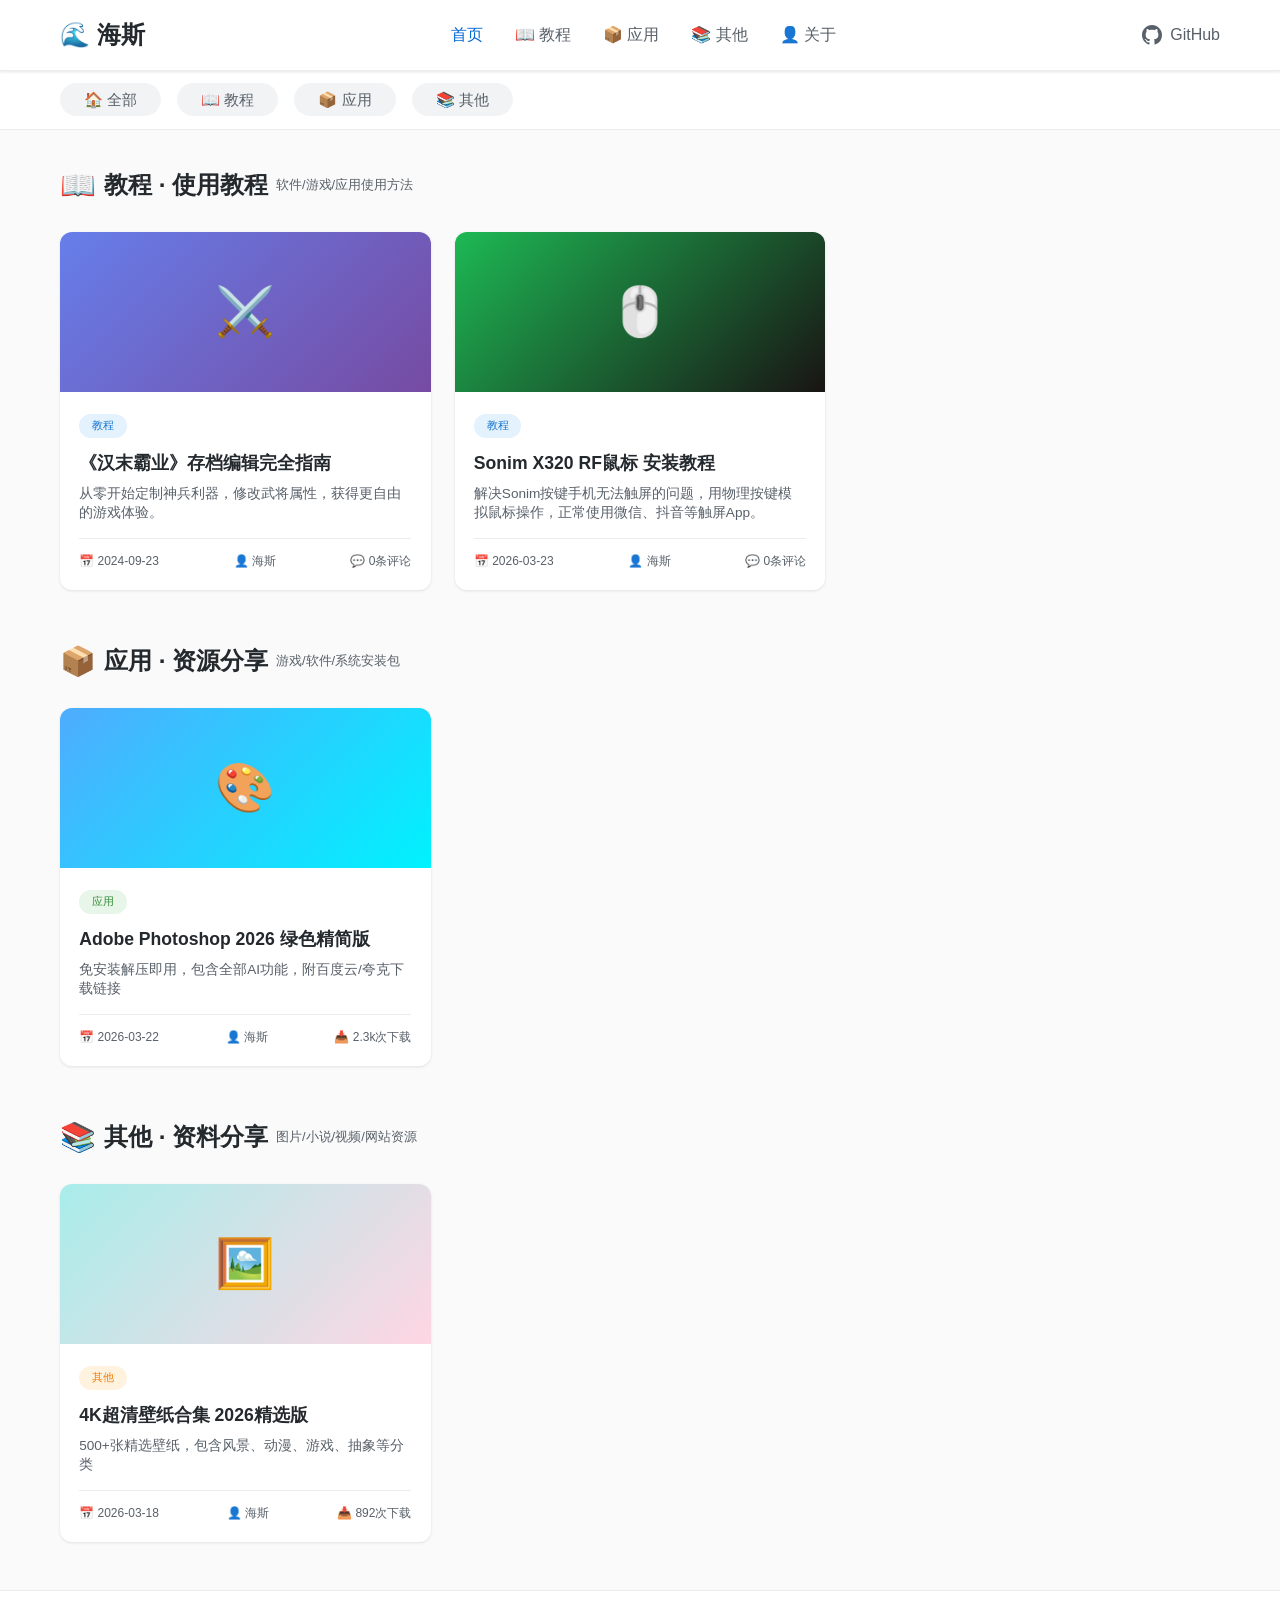
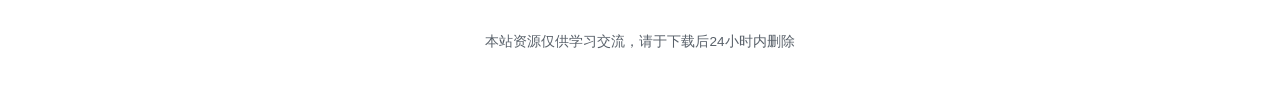
<file: index.html>
<!DOCTYPE html>
<html lang="zh-CN">
<head>
    <meta charset="UTF-8">
    <meta name="viewport" content="width=device-width, initial-scale=1.0">
    <title>海斯 - 教程|应用|其他资料分享</title>
    <meta name="description" content="海斯 - 各种使用教程、应用软件分享、资料资源分享">
    <meta name="keywords" content="教程,应用,软件,游戏,资料分享,百度云盘,夸克网盘">
    <link rel="stylesheet" href="css/style.css">
</head>
<body>
    <header class="header">
        <div class="nav-container">
            <div class="logo">
                <h1><a href="index.html">🌊 海斯</a></h1>
            </div>
            <ul class="nav-menu">
                <li><a href="index.html" class="active">首页</a></li>
                <li><a href="#tutorial">📖 教程</a></li>
                <li><a href="#app">📦 应用</a></li>
                <li><a href="#other">📚 其他</a></li>
                <li><a href="about.html">👤 关于</a></li>
            </ul>
            <div class="user-info">
                <a href="https://github.com/haisi-ai" target="_blank" class="github-link">
                    <svg height="20" viewBox="0 0 16 16" width="20"><path fill="currentColor" d="M8 0C3.58 0 0 3.58 0 8c0 3.54 2.29 6.53 5.47 7.59.4.07.55-.17.55-.38 0-.19-.01-.82-.01-1.49-2.01.37-2.53-.49-2.69-.94-.09-.23-.48-.94-.82-1.13-.28-.15-.68-.52-.01-.53.63-.01 1.08.58 1.23.82.72 1.21 1.87.87 2.33.66.07-.52.28-.87.51-1.07-1.78-.2-3.64-.89-3.64-3.95 0-.87.31-1.59.82-2.15-.08-.2-.36-1.02.08-2.12 0 0 .67-.21 2.2.82.64-.18 1.32-.27 2-.27.68 0 1.36.09 2 .27 1.53-1.04 2.2-.82 2.2-.82.44 1.1.16 1.92.08 2.12.51.56.82 1.27.82 2.15 0 3.07-1.87 3.75-3.65 3.95.29.25.54.73.54 1.48 0 1.07-.01 1.93-.01 2.2 0 .21.15.46.55.38A8.013 8.013 0 0016 8c0-4.42-3.58-8-8-8z"></path></svg>
                    GitHub
                </a>
            </div>
        </div>
    </header>

    <div class="category-bar">
        <ul class="category-list">
            <li><a href="index.html" class="category-tag">🏠 全部</a></li>
            <li><a href="#tutorial" class="category-tag">📖 教程</a></li>
            <li><a href="#app" class="category-tag">📦 应用</a></li>
            <li><a href="#other" class="category-tag">📚 其他</a></li>
        </ul>
    </div>

    <main class="container">
        <!-- 教程区域 - 各种使用教程 -->
        <section id="tutorial">
            <h2 style="margin: 0.5rem 0 1.5rem; display: flex; align-items: center; gap: 0.5rem;">
                <span style="font-size: 1.8rem;">📖</span> 
                <span>教程 · 使用教程</span>
                <span style="font-size: 0.8rem; color: var(--text-light); font-weight: normal;">软件/游戏/应用使用方法</span>
            </h2>
            <div class="posts-grid">
                <a href="tutorial/hanmo-baye-archive-edit.html" class="post-card">
                    <div class="card-image" style="background: linear-gradient(135deg, #667eea 0%, #764ba2 100%);">⚔️</div>
                    <div class="card-content">
                        <span class="card-category tutorial">教程</span>
                        <h3 class="card-title">《汉末霸业》存档编辑完全指南</h3>
                        <p class="card-desc">从零开始定制神兵利器，修改武将属性，获得更自由的游戏体验。</p>
                        <div class="card-meta">
                            <span>📅 2024-09-23</span>
                            <span>👤 海斯</span>
                            <span>💬 0条评论</span>
                        </div>
                    </div>
                </a>
                <a href="tutorial/sonim-x320-rf-mouse.html" class="post-card">
                    <div class="card-image" style="background: linear-gradient(135deg, #1DB954 0%, #191414 100%);">🖱️</div>
                    <div class="card-content">
                        <span class="card-category tutorial">教程</span>
                        <h3 class="card-title">Sonim X320 RF鼠标 安装教程</h3>
                        <p class="card-desc">解决Sonim按键手机无法触屏的问题，用物理按键模拟鼠标操作，正常使用微信、抖音等触屏App。</p>
                        <div class="card-meta">
                            <span>📅 2026-03-23</span>
                            <span>👤 海斯</span>
                            <span>💬 0条评论</span>
                        </div>
                    </div>
                </a>
            </div>
        </section>

        <!-- 应用区域 - 游戏、软件、系统分享 -->
        <section id="app">
            <h2 style="margin: 2rem 0 1.5rem; display: flex; align-items: center; gap: 0.5rem;">
                <span style="font-size: 1.8rem;">📦</span> 
                <span>应用 · 资源分享</span>
                <span style="font-size: 0.8rem; color: var(--text-light); font-weight: normal;">游戏/软件/系统安装包</span>
            </h2>
            <div class="posts-grid">
                <a href="app/photoshop-2026.html" class="post-card">
                    <div class="card-image" style="background: linear-gradient(135deg, #4facfe 0%, #00f2fe 100%);">🎨</div>
                    <div class="card-content">
                        <span class="card-category app">应用</span>
                        <h3 class="card-title">Adobe Photoshop 2026 绿色精简版</h3>
                        <p class="card-desc">免安装解压即用，包含全部AI功能，附百度云/夸克下载链接</p>
                        <div class="card-meta">
                            <span>📅 2026-03-22</span>
                            <span>👤 海斯</span>
                            <span>📥 2.3k次下载</span>
                        </div>
                    </div>
                </a>
            </div>
        </section>

        <!-- 其他区域 - 图片、小说、视频、网站等资料分享 -->
        <section id="other">
            <h2 style="margin: 2rem 0 1.5rem; display: flex; align-items: center; gap: 0.5rem;">
                <span style="font-size: 1.8rem;">📚</span> 
                <span>其他 · 资料分享</span>
                <span style="font-size: 0.8rem; color: var(--text-light); font-weight: normal;">图片/小说/视频/网站资源</span>
            </h2>
            <div class="posts-grid">
                <a href="other/wallpaper-4k.html" class="post-card">
                    <div class="card-image" style="background: linear-gradient(135deg, #a8edea 0%, #fed6e3 100%);">🖼️</div>
                    <div class="card-content">
                        <span class="card-category other">其他</span>
                        <h3 class="card-title">4K超清壁纸合集 2026精选版</h3>
                        <p class="card-desc">500+张精选壁纸，包含风景、动漫、游戏、抽象等分类</p>
                        <div class="card-meta">
                            <span>📅 2026-03-18</span>
                            <span>👤 海斯</span>
                            <span>📥 892次下载</span>
                        </div>
                    </div>
                </a>
            </div>
        </section>
    </main>

    <footer class="footer">
        <p style="margin-top: 0.5rem;">本站资源仅供学习交流，请于下载后24小时内删除</p>
    </footer>
</body>
</html>
</file>
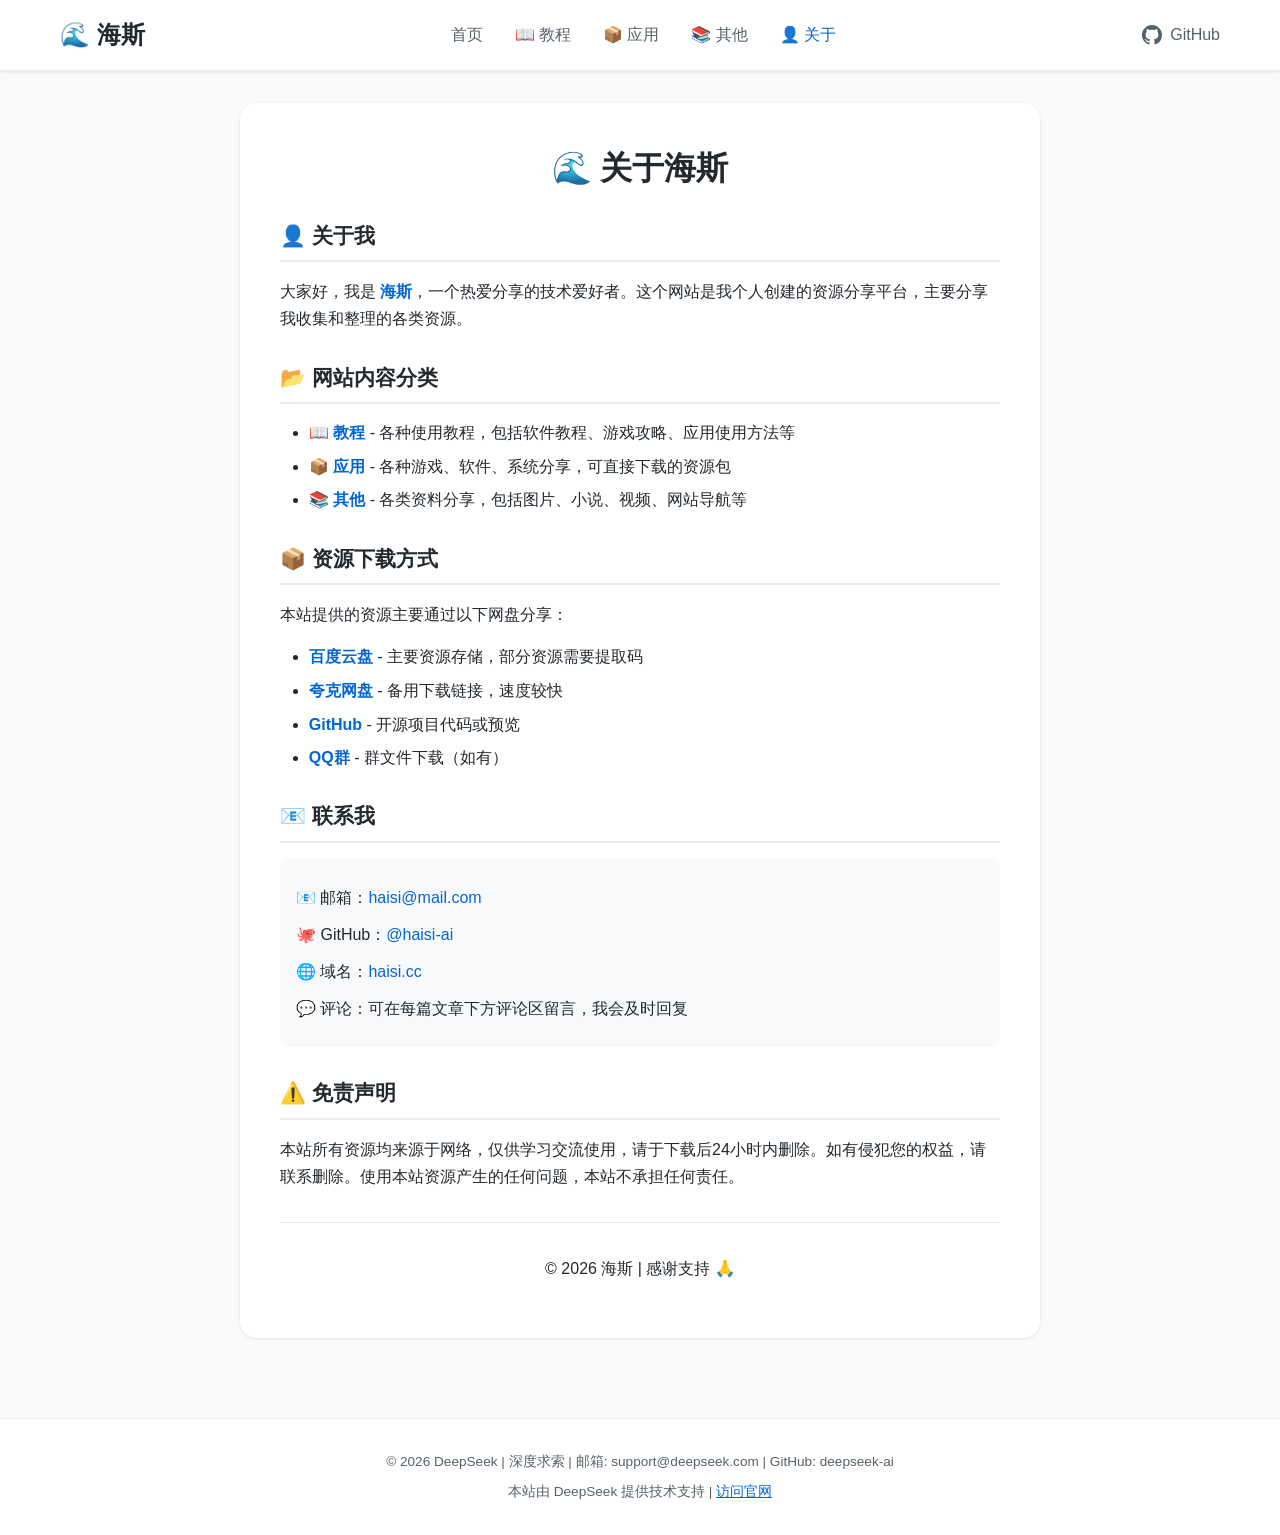
<file: about.html>
<!DOCTYPE html>
<html lang="zh-CN">
<head>
    <meta charset="UTF-8">
    <meta name="viewport" content="width=device-width, initial-scale=1.0">
    <title>关于 - 海斯</title>
    <link rel="stylesheet" href="css/style.css">
    <style>
        /* 关于页面额外样式 - 确保完美居中 */
        .about-page {
            min-height: calc(100vh - 200px);
            display: flex;
            align-items: center;
            justify-content: center;
            padding: 2rem 20px;
        }
        
        .about-card {
            max-width: 800px;
            width: 100%;
            margin: 0 auto;
            background-color: var(--bg-white);
            border-radius: 16px;
            padding: 2.5rem;
            box-shadow: var(--shadow);
            transition: all 0.3s ease;
        }
        
        .about-card h1 {
            font-size: 2rem;
            margin-bottom: 1.5rem;
            color: var(--text-color);
            text-align: center;
        }
        
        .about-card h2 {
            font-size: 1.3rem;
            margin: 1.8rem 0 1rem;
            padding-bottom: 0.5rem;
            border-bottom: 2px solid var(--border-color);
            color: var(--text-color);
        }
        
        .about-card h2:first-of-type {
            margin-top: 0;
        }
        
        .about-card p {
            line-height: 1.7;
            margin-bottom: 1rem;
            color: var(--text-color);
        }
        
        .about-card ul {
            margin: 0.8rem 0 1rem 1.8rem;
            color: var(--text-color);
        }
        
        .about-card li {
            margin: 0.5rem 0;
            line-height: 1.6;
        }
        
        .about-card strong {
            color: var(--primary-color);
        }
        
        .contact-info {
            background-color: #f8f9fa;
            padding: 1.2rem;
            border-radius: 12px;
            margin: 1rem 0;
        }
        
        .contact-info p {
            margin: 0.6rem 0;
        }
        
        .contact-info a {
            color: var(--primary-color);
            text-decoration: none;
        }
        
        .contact-info a:hover {
            text-decoration: underline;
        }
        
        hr {
            margin: 2rem 0;
            border: none;
            border-top: 1px solid var(--border-color);
        }
        
        .thank-you {
            text-align: center;
            margin-top: 1.5rem;
            font-size: 1rem;
            color: var(--text-light);
        }
        
        /* 暗色模式适配 */
        @media (prefers-color-scheme: dark) {
            .contact-info {
                background-color: #2d333b;
            }
        }
        
        /* 移动端适配 */
        @media (max-width: 768px) {
            .about-card {
                padding: 1.5rem;
            }
            
            .about-card h1 {
                font-size: 1.6rem;
            }
            
            .about-card h2 {
                font-size: 1.2rem;
            }
        }
    </style>
</head>
<body>
    <header class="header">
        <div class="nav-container">
            <div class="logo">
                <h1><a href="index.html">🌊 海斯</a></h1>
            </div>
            <ul class="nav-menu">
                <li><a href="index.html">首页</a></li>
                <li><a href="index.html#tutorial">📖 教程</a></li>
                <li><a href="index.html#app">📦 应用</a></li>
                <li><a href="index.html#other">📚 其他</a></li>
                <li><a href="about.html" class="active">👤 关于</a></li>
            </ul>
            <div class="user-info">
                <a href="https://github.com/haisi-ai" target="_blank" class="github-link">
                    <svg height="20" viewBox="0 0 16 16" width="20" fill="currentColor">
                        <path d="M8 0C3.58 0 0 3.58 0 8c0 3.54 2.29 6.53 5.47 7.59.4.07.55-.17.55-.38 0-.19-.01-.82-.01-1.49-2.01.37-2.53-.49-2.69-.94-.09-.23-.48-.94-.82-1.13-.28-.15-.68-.52-.01-.53.63-.01 1.08.58 1.23.82.72 1.21 1.87.87 2.33.66.07-.52.28-.87.51-1.07-1.78-.2-3.64-.89-3.64-3.95 0-.87.31-1.59.82-2.15-.08-.2-.36-1.02.08-2.12 0 0 .67-.21 2.2.82.64-.18 1.32-.27 2-.27.68 0 1.36.09 2 .27 1.53-1.04 2.2-.82 2.2-.82.44 1.1.16 1.92.08 2.12.51.56.82 1.27.82 2.15 0 3.07-1.87 3.75-3.65 3.95.29.25.54.73.54 1.48 0 1.07-.01 1.93-.01 2.2 0 .21.15.46.55.38A8.013 8.013 0 0016 8c0-4.42-3.58-8-8-8z"/>
                    </svg>
                    GitHub
                </a>
            </div>
        </div>
    </header>

    <div class="about-page">
        <main class="about-card">
            <h1>🌊 关于海斯</h1>
            
            <h2>👤 关于我</h2>
            <p>大家好，我是 <strong>海斯</strong>，一个热爱分享的技术爱好者。这个网站是我个人创建的资源分享平台，主要分享我收集和整理的各类资源。</p>
            
            <h2>📂 网站内容分类</h2>
            <ul>
                <li><strong>📖 教程</strong> - 各种使用教程，包括软件教程、游戏攻略、应用使用方法等</li>
                <li><strong>📦 应用</strong> - 各种游戏、软件、系统分享，可直接下载的资源包</li>
                <li><strong>📚 其他</strong> - 各类资料分享，包括图片、小说、视频、网站导航等</li>
            </ul>
            
            <h2>📦 资源下载方式</h2>
            <p>本站提供的资源主要通过以下网盘分享：</p>
            <ul>
                <li><strong>百度云盘</strong> - 主要资源存储，部分资源需要提取码</li>
                <li><strong>夸克网盘</strong> - 备用下载链接，速度较快</li>
                <li><strong>GitHub</strong> - 开源项目代码或预览</li>
                <li><strong>QQ群</strong> - 群文件下载（如有）</li>
            </ul>
            
            <h2>📧 联系我</h2>
            <div class="contact-info">
                <p>📧 邮箱：<a href="mailto:haisi@mail.com">haisi@mail.com</a></p>
                <p>🐙 GitHub：<a href="https://github.com/haisi-ai" target="_blank">@haisi-ai</a></p>
                <p>🌐 域名：<a href="https://haisi.cc" target="_blank">haisi.cc</a></p>
                <p>💬 评论：可在每篇文章下方评论区留言，我会及时回复</p>
            </div>
            
            <h2>⚠️ 免责声明</h2>
            <p>本站所有资源均来源于网络，仅供学习交流使用，请于下载后24小时内删除。如有侵犯您的权益，请联系删除。使用本站资源产生的任何问题，本站不承担任何责任。</p>
            
            <hr>
            <div class="thank-you">
                <p>© 2026 海斯 | 感谢支持 🙏</p>
            </div>
        </main>
    </div>

    <footer class="footer">
        <p>© 2026 DeepSeek | 深度求索 | 邮箱: support@deepseek.com | GitHub: deepseek-ai</p>
        <p style="margin-top: 0.5rem;">本站由 DeepSeek 提供技术支持 | <a href="https://deepseek.com" target="_blank" style="color: var(--primary-color);">访问官网</a></p>
    </footer>
</body>
</html>
</file>
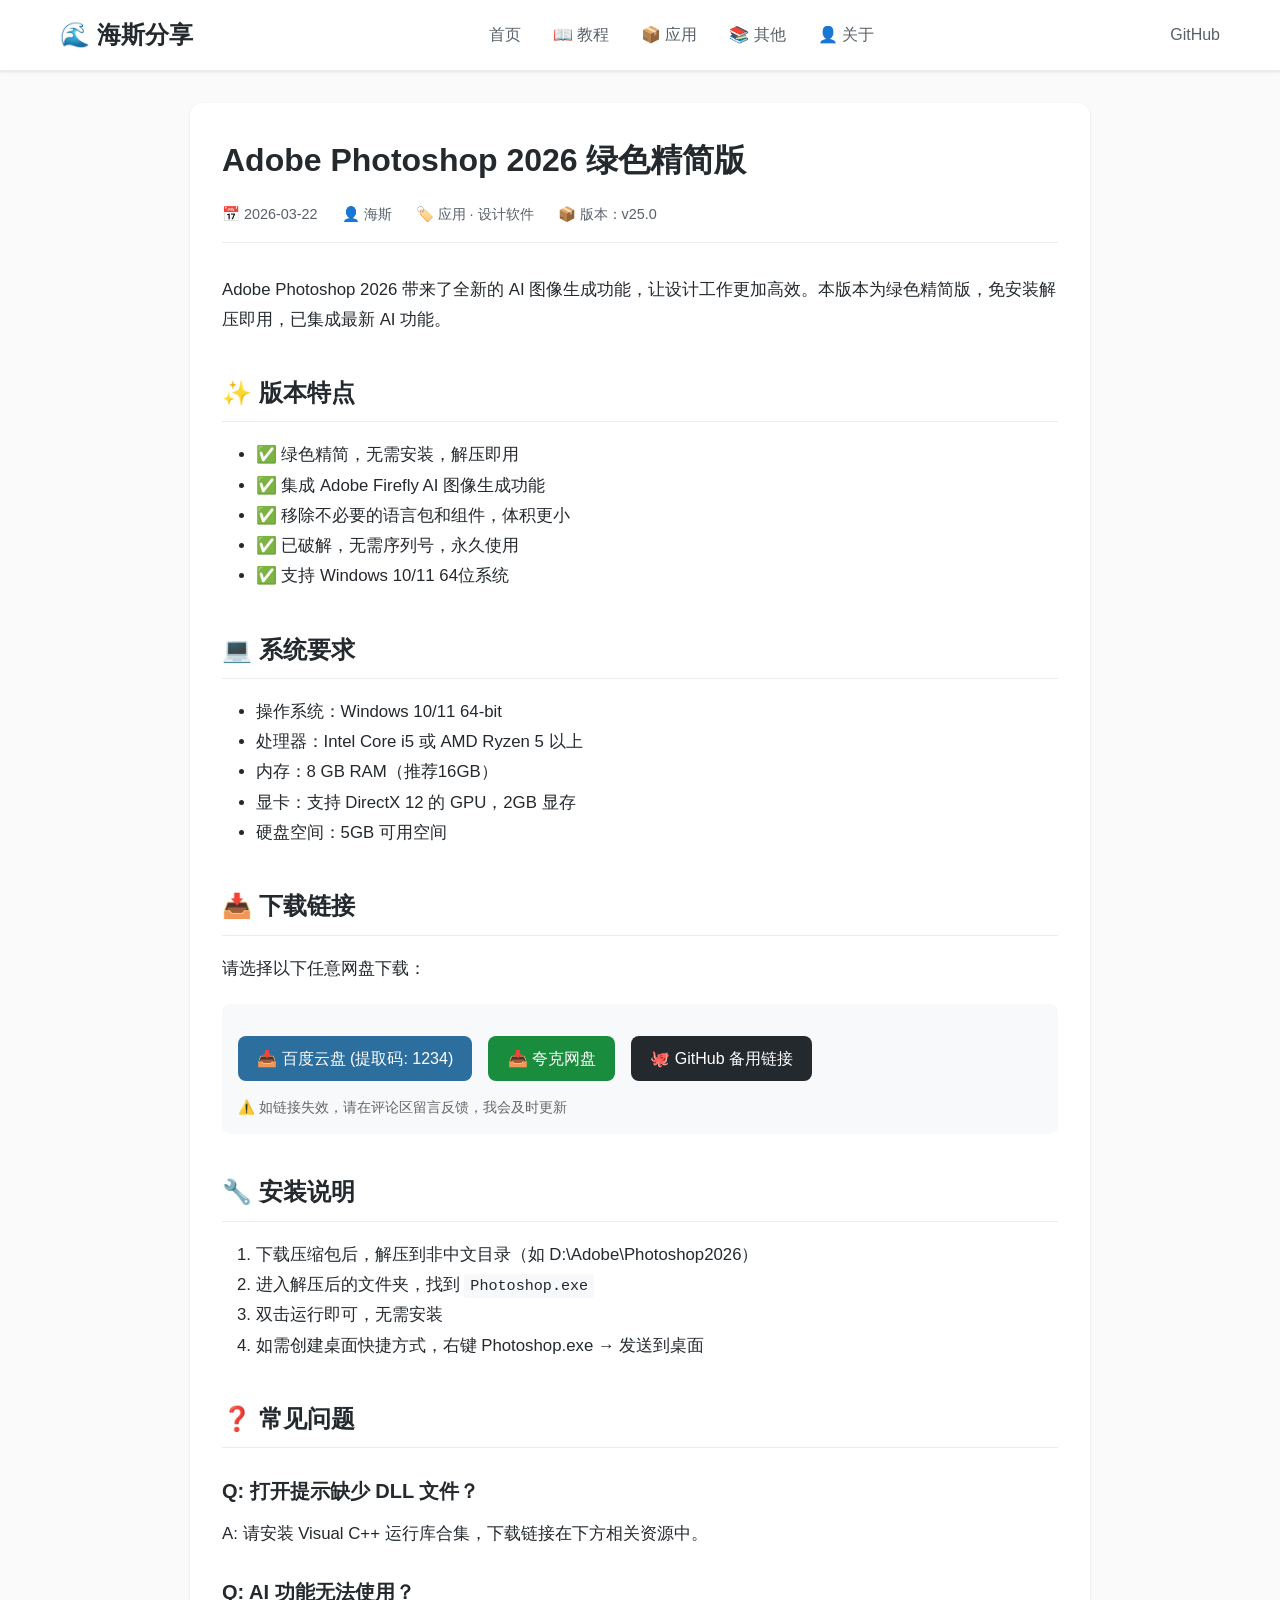
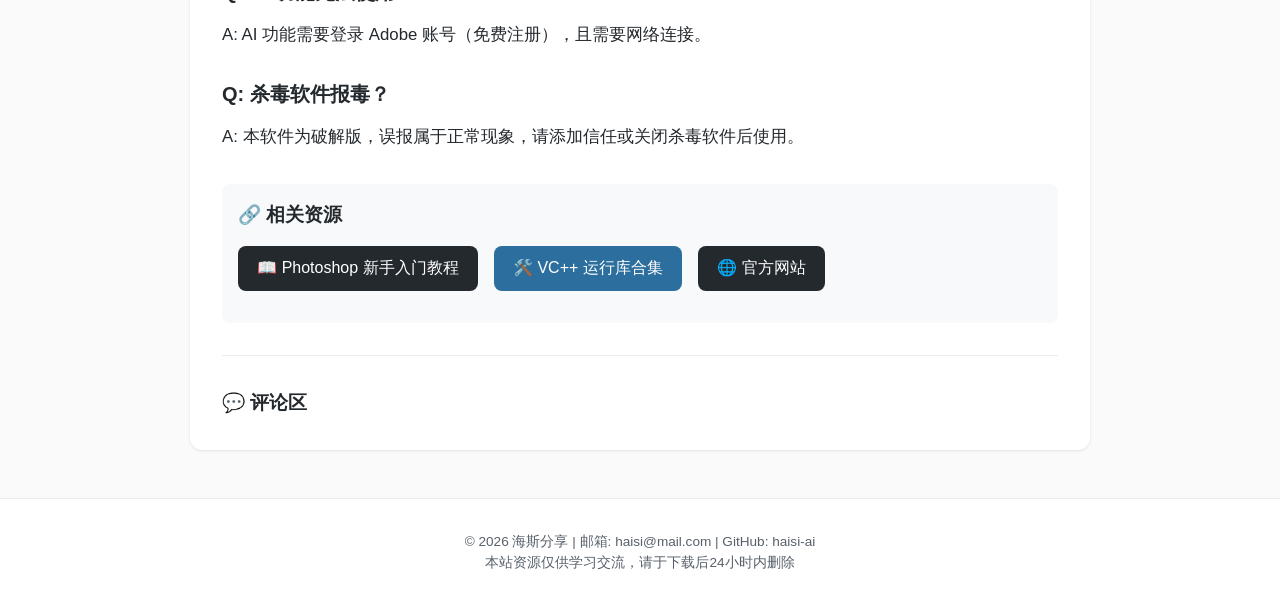
<file: app/photoshop-2026.html>
<!DOCTYPE html>
<html lang="zh-CN">
<head>
    <meta charset="UTF-8">
    <meta name="viewport" content="width=device-width, initial-scale=1.0">
    <title>Adobe Photoshop 2026 绿色精简版下载 - 海斯分享</title>
    <link rel="stylesheet" href="../css/style.css">
</head>
<body>
    <header class="header">
        <div class="nav-container">
            <div class="logo">
                <h1><a href="../index.html">🌊 海斯分享</a></h1>
            </div>
            <ul class="nav-menu">
                <li><a href="../index.html">首页</a></li>
                <li><a href="../index.html#tutorial">📖 教程</a></li>
                <li><a href="../index.html#app">📦 应用</a></li>
                <li><a href="../index.html#other">📚 其他</a></li>
                <li><a href="../about.html">👤 关于</a></li>
            </ul>
            <div class="user-info">
                <a href="https://github.com/haisi-ai" target="_blank" class="github-link">GitHub</a>
            </div>
        </div>
    </header>

    <main class="article-container">
        <article>
            <div class="article-header">
                <h1 class="article-title">Adobe Photoshop 2026 绿色精简版</h1>
                <div class="article-meta">
                    <span>📅 2026-03-22</span>
                    <span>👤 海斯</span>
                    <span>🏷️ 应用 · 设计软件</span>
                    <span>📦 版本：v25.0</span>
                </div>
            </div>
            
            <div class="article-content">
                <p>Adobe Photoshop 2026 带来了全新的 AI 图像生成功能，让设计工作更加高效。本版本为绿色精简版，免安装解压即用，已集成最新 AI 功能。</p>
                
                <h2>✨ 版本特点</h2>
                <ul>
                    <li>✅ 绿色精简，无需安装，解压即用</li>
                    <li>✅ 集成 Adobe Firefly AI 图像生成功能</li>
                    <li>✅ 移除不必要的语言包和组件，体积更小</li>
                    <li>✅ 已破解，无需序列号，永久使用</li>
                    <li>✅ 支持 Windows 10/11 64位系统</li>
                </ul>
                
                <h2>💻 系统要求</h2>
                <ul>
                    <li>操作系统：Windows 10/11 64-bit</li>
                    <li>处理器：Intel Core i5 或 AMD Ryzen 5 以上</li>
                    <li>内存：8 GB RAM（推荐16GB）</li>
                    <li>显卡：支持 DirectX 12 的 GPU，2GB 显存</li>
                    <li>硬盘空间：5GB 可用空间</li>
                </ul>
                
                <h2>📥 下载链接</h2>
                <p>请选择以下任意网盘下载：</p>
            </div>
            
            <!-- 下载链接区域 -->
            <div style="margin: 1rem 0; padding: 1rem; background-color: #f8f9fa; border-radius: 8px;">
                <div class="download-links">
                    <a href="https://pan.baidu.com/s/xxxxx?pwd=1234" target="_blank" class="download-btn baidu">
                        📥 百度云盘 (提取码: 1234)
                    </a>
                    <a href="https://pan.quark.cn/s/xxxxx" target="_blank" class="download-btn quark">
                        📥 夸克网盘
                    </a>
                    <a href="https://github.com/haisi-ai/photoshop-tools" target="_blank" class="download-btn github">
                        🐙 GitHub 备用链接
                    </a>
                </div>
                <p style="font-size: 0.85rem; color: #666; margin-top: 0.5rem;">⚠️ 如链接失效，请在评论区留言反馈，我会及时更新</p>
            </div>
            
            <div class="article-content">
                <h2>🔧 安装说明</h2>
                <ol>
                    <li>下载压缩包后，解压到非中文目录（如 D:\Adobe\Photoshop2026）</li>
                    <li>进入解压后的文件夹，找到 <code>Photoshop.exe</code></li>
                    <li>双击运行即可，无需安装</li>
                    <li>如需创建桌面快捷方式，右键 Photoshop.exe → 发送到桌面</li>
                </ol>
                
                <h2>❓ 常见问题</h2>
                <h3>Q: 打开提示缺少 DLL 文件？</h3>
                <p>A: 请安装 Visual C++ 运行库合集，下载链接在下方相关资源中。</p>
                
                <h3>Q: AI 功能无法使用？</h3>
                <p>A: AI 功能需要登录 Adobe 账号（免费注册），且需要网络连接。</p>
                
                <h3>Q: 杀毒软件报毒？</h3>
                <p>A: 本软件为破解版，误报属于正常现象，请添加信任或关闭杀毒软件后使用。</p>
            </div>
            
            <!-- 相关资源 -->
            <div style="margin: 2rem 0; padding: 1rem; background-color: #f8f9fa; border-radius: 8px;">
                <h3>🔗 相关资源</h3>
                <div class="download-links">
                    <a href="../tutorial/photoshop-guide.html" class="download-btn github">📖 Photoshop 新手入门教程</a>
                    <a href="https://pan.baidu.com/s/xxxxx" target="_blank" class="download-btn baidu">🛠️ VC++ 运行库合集</a>
                    <a href="https://www.adobe.com/cn/products/photoshop.html" target="_blank" class="download-btn github">🌐 官方网站</a>
                </div>
            </div>
            
            <!-- Giscus评论区 -->
            <div class="comments-section">
                <h3>💬 评论区</h3>
                <script src="https://giscus.app/client.js"
                    data-repo="haisi-ai/blogs"
                    data-repo-id="R_kgDORwBnLg"
                    data-category="Announcements"
                    data-category-id="DIC_kwDORwBnLs4C5OQ7"
                    data-mapping="pathname"
                    data-strict="0"
                    data-reactions-enabled="1"
                    data-emit-metadata="0"
                    data-input-position="bottom"
                    data-theme="preferred_color_scheme"
                    data-lang="zh-CN"
                    crossorigin="anonymous"
                    async>
                </script>
            </div>
        </article>
    </main>

    <footer class="footer">
        <p>© 2026 海斯分享 | 邮箱: haisi@mail.com | GitHub: haisi-ai</p>
        <p>本站资源仅供学习交流，请于下载后24小时内删除</p>
    </footer>
</body>
</html>
</file>
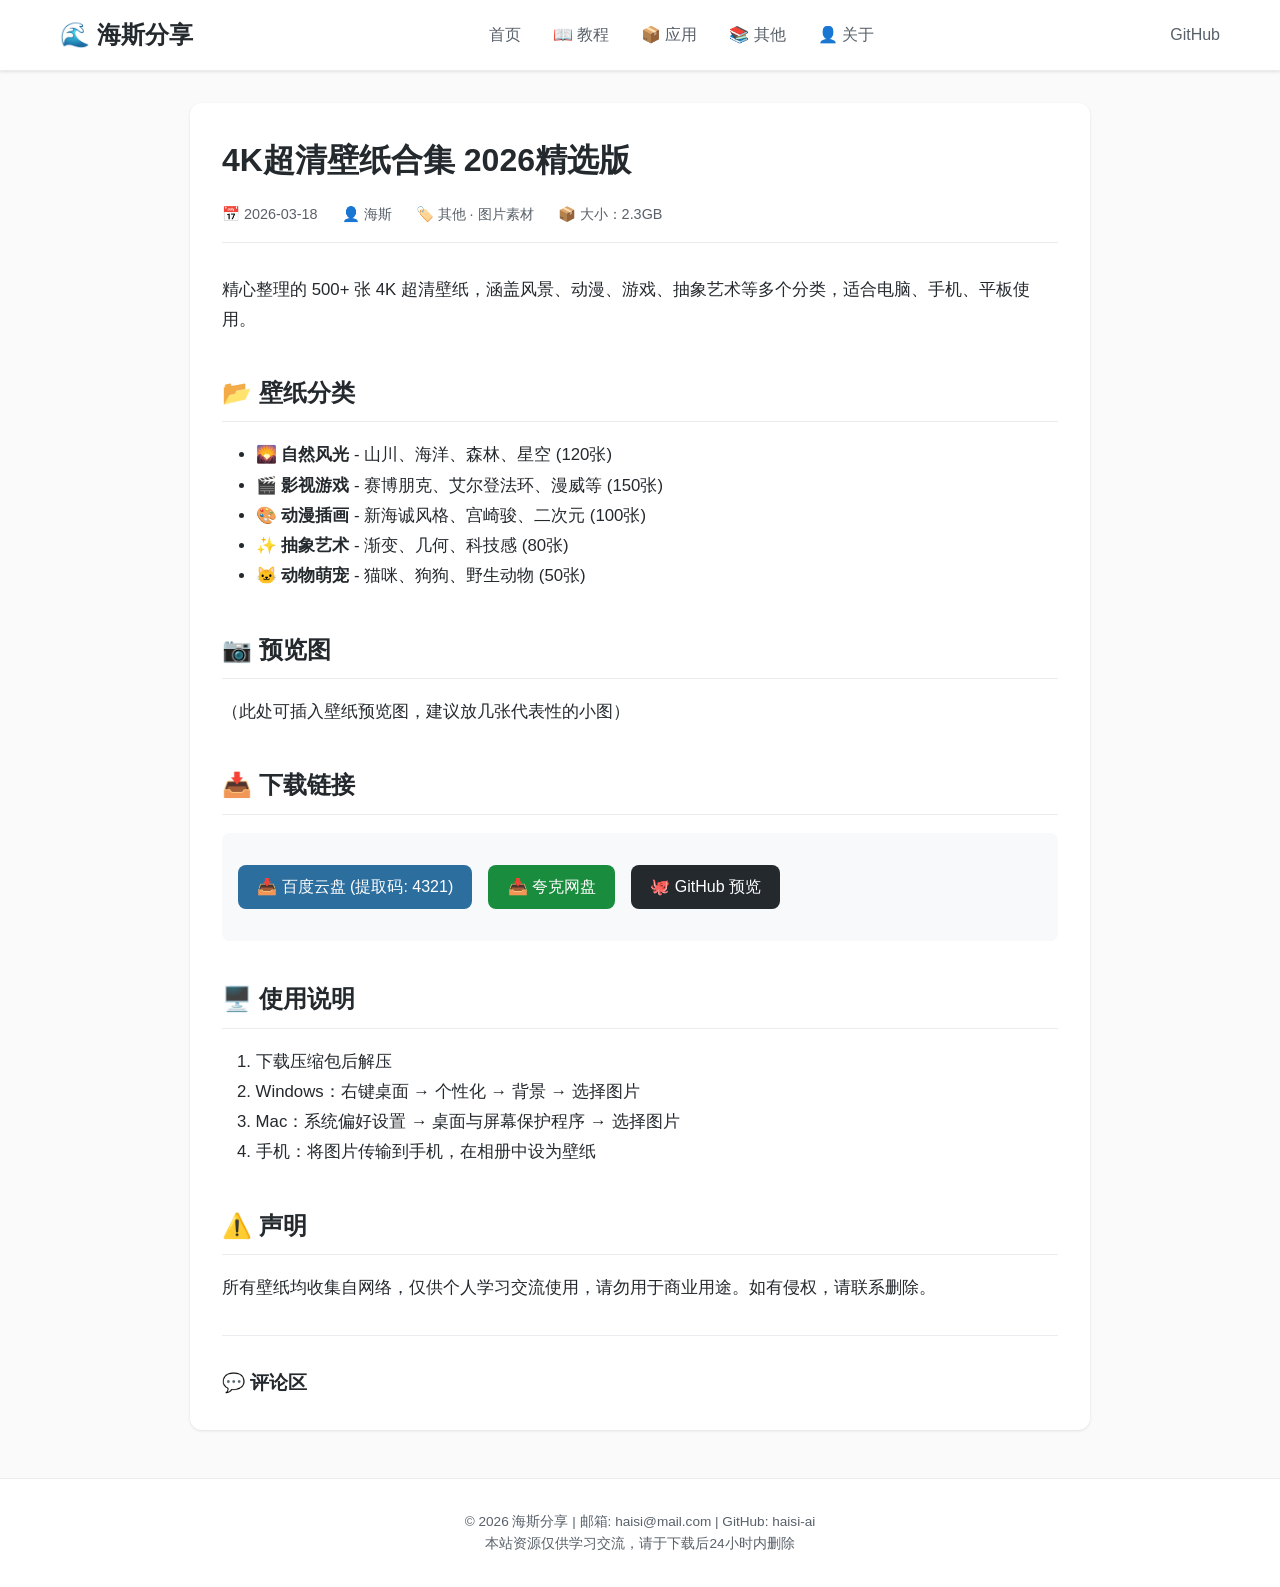
<file: other/wallpaper-4k.html>
<!DOCTYPE html>
<html lang="zh-CN">
<head>
    <meta charset="UTF-8">
    <meta name="viewport" content="width=device-width, initial-scale=1.0">
    <title>4K超清壁纸合集 2026精选版 - 海斯分享</title>
    <link rel="stylesheet" href="../css/style.css">
</head>
<body>
    <header class="header">
        <div class="nav-container">
            <div class="logo">
                <h1><a href="../index.html">🌊 海斯分享</a></h1>
            </div>
            <ul class="nav-menu">
                <li><a href="../index.html">首页</a></li>
                <li><a href="../index.html#tutorial">📖 教程</a></li>
                <li><a href="../index.html#app">📦 应用</a></li>
                <li><a href="../index.html#other">📚 其他</a></li>
                <li><a href="../about.html">👤 关于</a></li>
            </ul>
            <div class="user-info">
                <a href="https://github.com/haisi-ai" target="_blank" class="github-link">GitHub</a>
            </div>
        </div>
    </header>

    <main class="article-container">
        <article>
            <div class="article-header">
                <h1 class="article-title">4K超清壁纸合集 2026精选版</h1>
                <div class="article-meta">
                    <span>📅 2026-03-18</span>
                    <span>👤 海斯</span>
                    <span>🏷️ 其他 · 图片素材</span>
                    <span>📦 大小：2.3GB</span>
                </div>
            </div>
            
            <div class="article-content">
                <p>精心整理的 500+ 张 4K 超清壁纸，涵盖风景、动漫、游戏、抽象艺术等多个分类，适合电脑、手机、平板使用。</p>
                
                <h2>📂 壁纸分类</h2>
                <ul>
                    <li><strong>🌄 自然风光</strong> - 山川、海洋、森林、星空 (120张)</li>
                    <li><strong>🎬 影视游戏</strong> - 赛博朋克、艾尔登法环、漫威等 (150张)</li>
                    <li><strong>🎨 动漫插画</strong> - 新海诚风格、宫崎骏、二次元 (100张)</li>
                    <li><strong>✨ 抽象艺术</strong> - 渐变、几何、科技感 (80张)</li>
                    <li><strong>🐱 动物萌宠</strong> - 猫咪、狗狗、野生动物 (50张)</li>
                </ul>
                
                <h2>📷 预览图</h2>
                <p>（此处可插入壁纸预览图，建议放几张代表性的小图）</p>
                
                <h2>📥 下载链接</h2>
            </div>
            
            <div style="margin: 1rem 0; padding: 1rem; background-color: #f8f9fa; border-radius: 8px;">
                <div class="download-links">
                    <a href="https://pan.baidu.com/s/xxxxx?pwd=4321" target="_blank" class="download-btn baidu">
                        📥 百度云盘 (提取码: 4321)
                    </a>
                    <a href="https://pan.quark.cn/s/xxxxx" target="_blank" class="download-btn quark">
                        📥 夸克网盘
                    </a>
                    <a href="https://github.com/haisi-ai/wallpaper-collection" target="_blank" class="download-btn github">
                        🐙 GitHub 预览
                    </a>
                </div>
            </div>
            
            <div class="article-content">
                <h2>🖥️ 使用说明</h2>
                <ol>
                    <li>下载压缩包后解压</li>
                    <li>Windows：右键桌面 → 个性化 → 背景 → 选择图片</li>
                    <li>Mac：系统偏好设置 → 桌面与屏幕保护程序 → 选择图片</li>
                    <li>手机：将图片传输到手机，在相册中设为壁纸</li>
                </ol>
                
                <h2>⚠️ 声明</h2>
                <p>所有壁纸均收集自网络，仅供个人学习交流使用，请勿用于商业用途。如有侵权，请联系删除。</p>
            </div>
            
            <div class="comments-section">
                <h3>💬 评论区</h3>
                <script src="https://giscus.app/client.js"
                    data-repo="haisi-ai/blogs"
                    data-repo-id="R_kgDORwBnLg"
                    data-category="Announcements"
                    data-category-id="DIC_kwDORwBnLs4C5OQ7"
                    data-mapping="pathname"
                    data-strict="0"
                    data-reactions-enabled="1"
                    data-emit-metadata="0"
                    data-input-position="bottom"
                    data-theme="preferred_color_scheme"
                    data-lang="zh-CN"
                    crossorigin="anonymous"
                    async>
                </script>
            </div>
        </article>
    </main>

    <footer class="footer">
        <p>© 2026 海斯分享 | 邮箱: haisi@mail.com | GitHub: haisi-ai</p>
        <p>本站资源仅供学习交流，请于下载后24小时内删除</p>
    </footer>
</body>
</html>
</file>
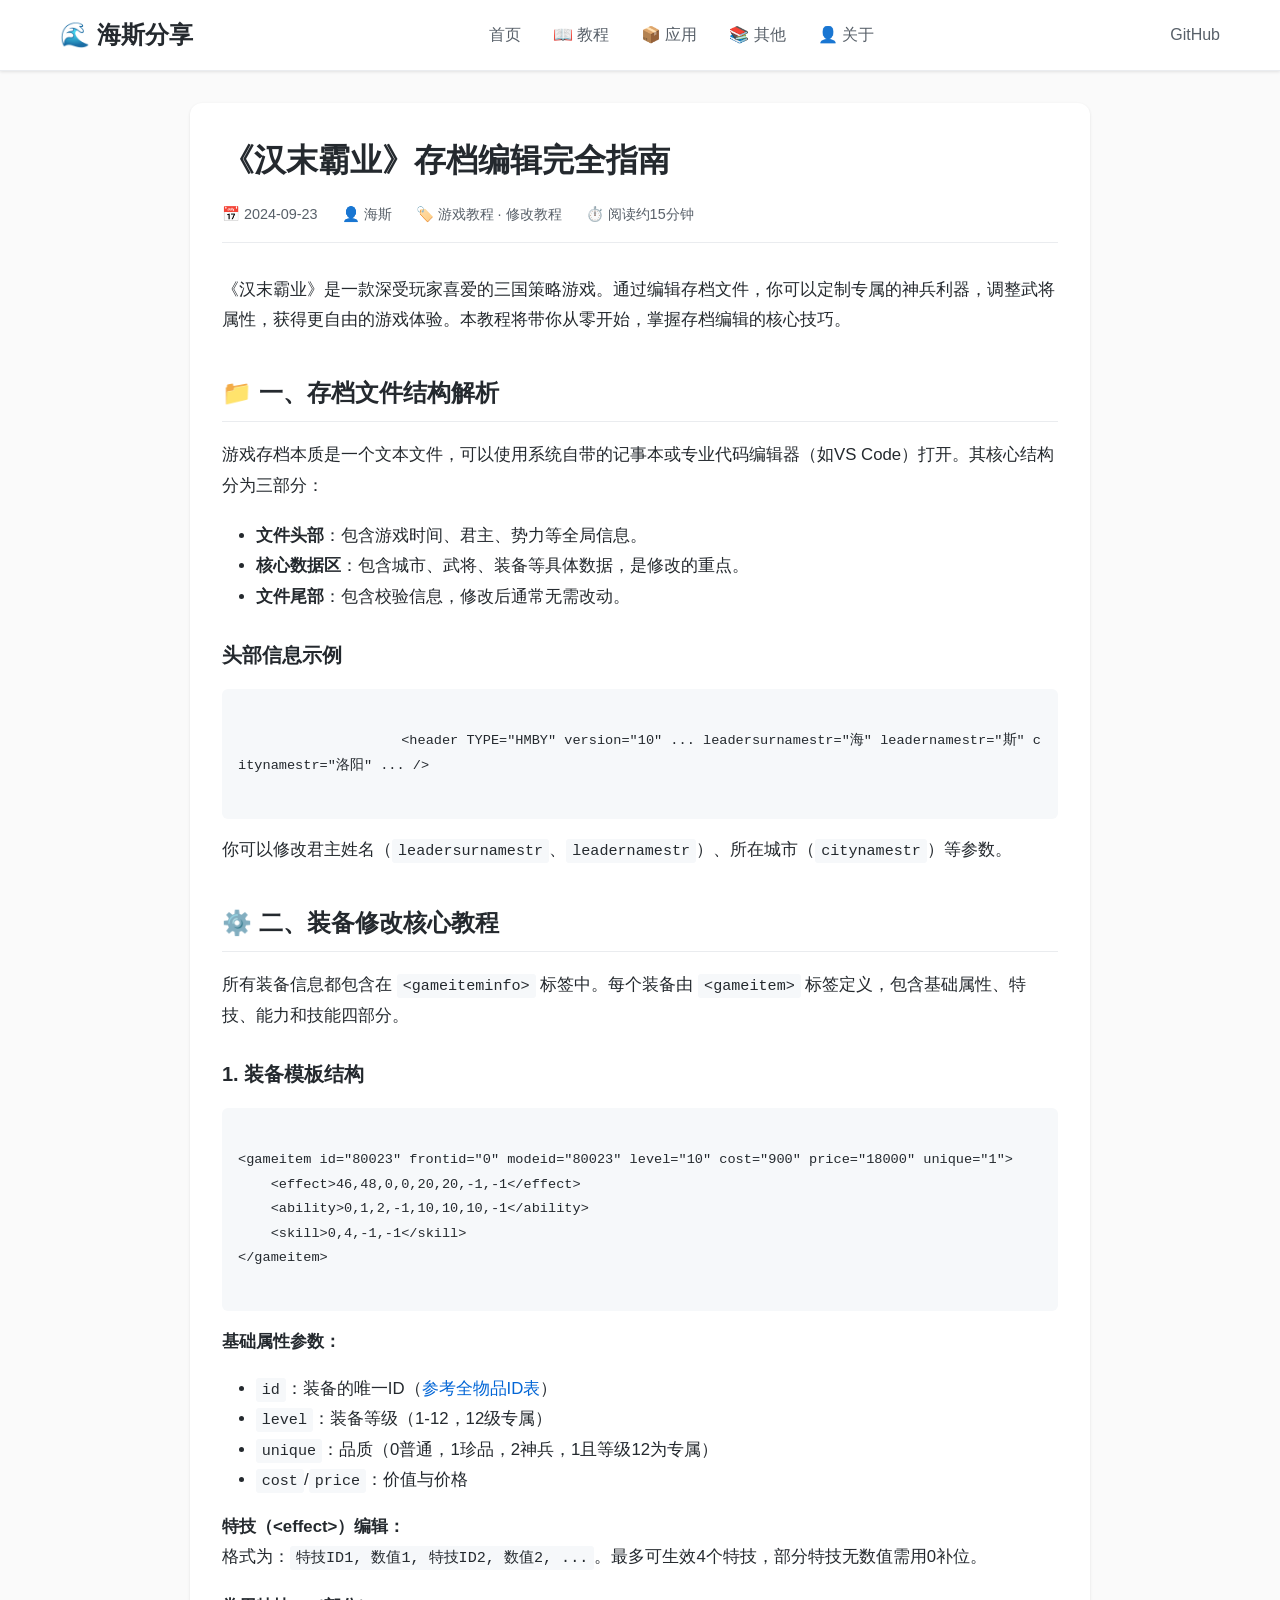
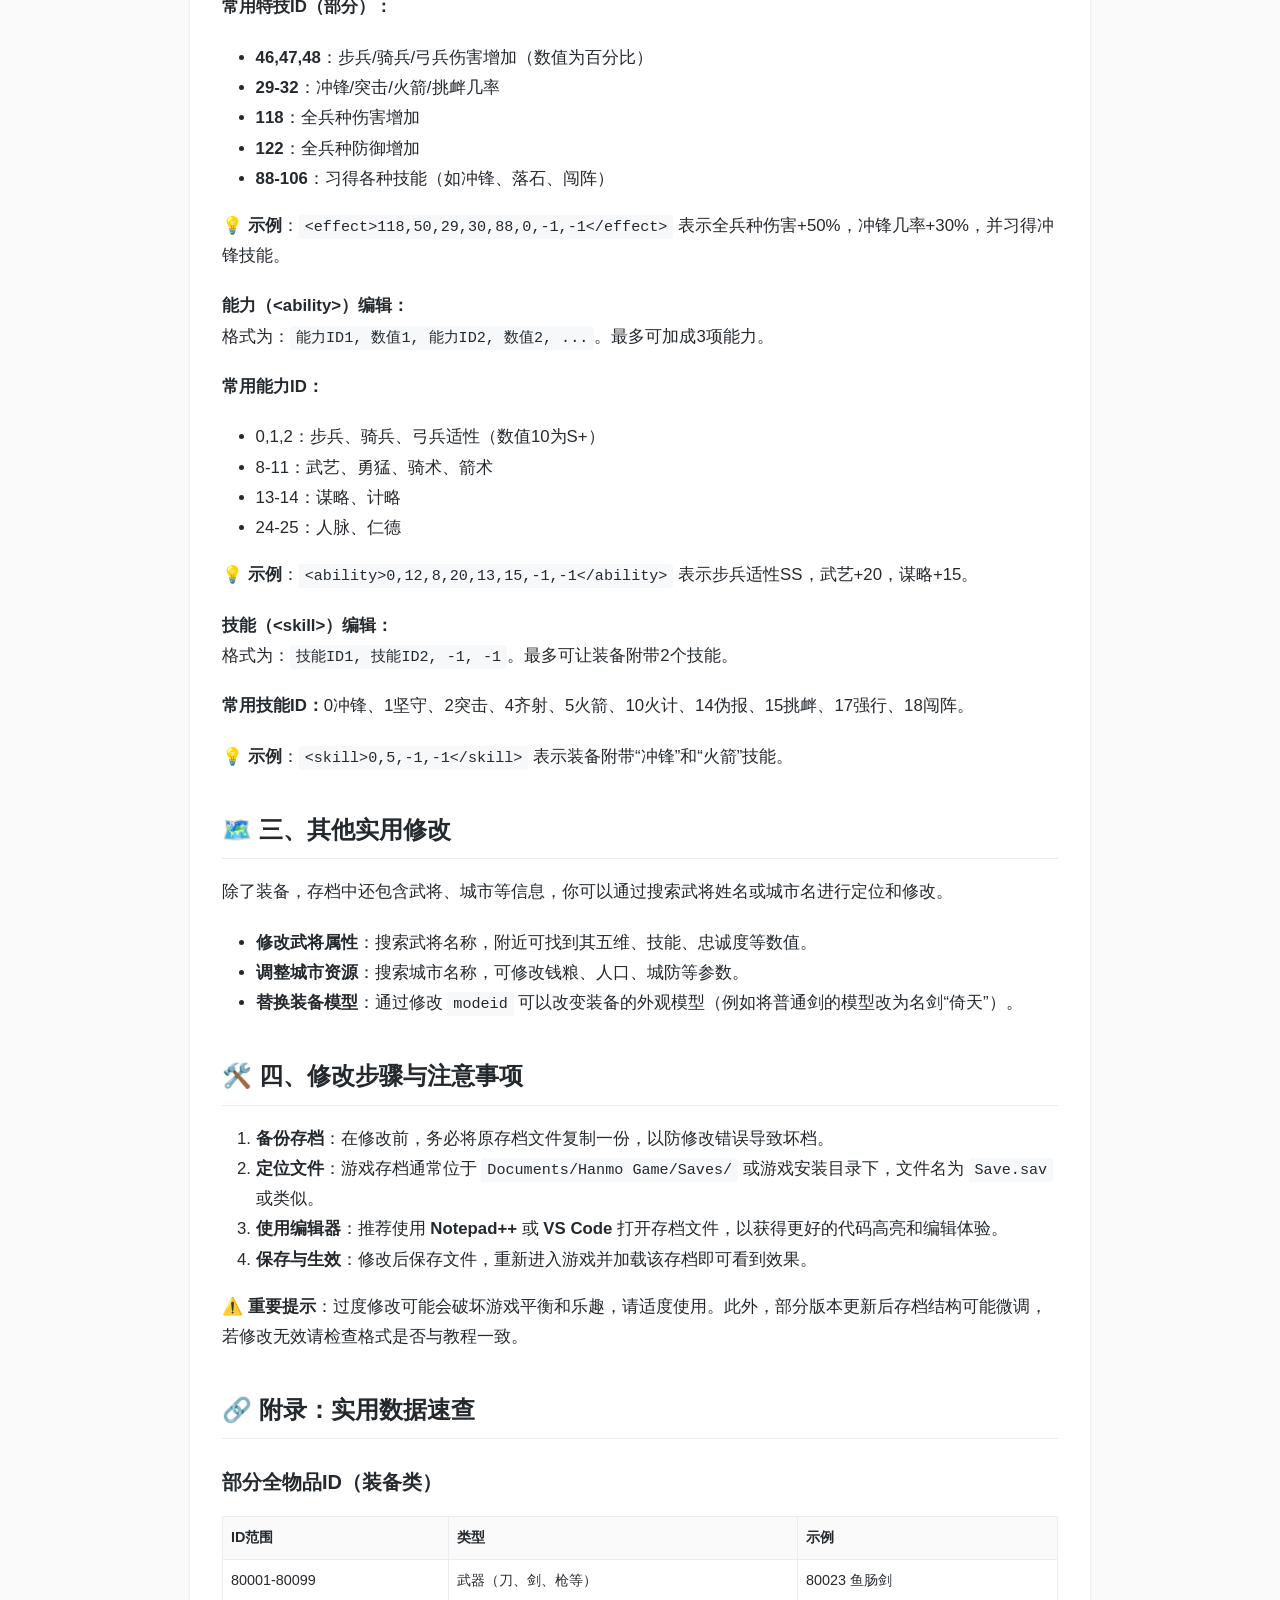
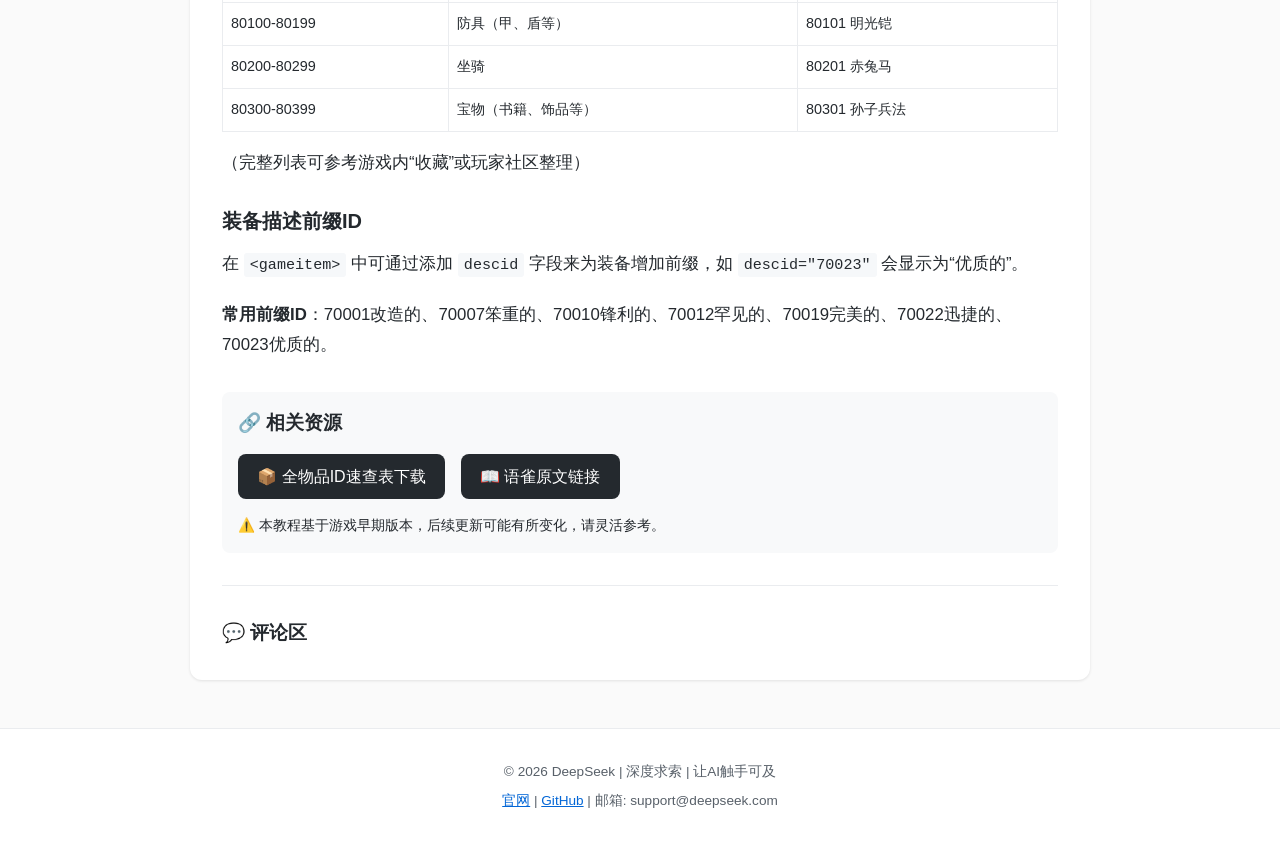
<file: tutorial/hanmo-baye-archive-edit.html>
<!DOCTYPE html>
<html lang="zh-CN">
<head>
    <meta charset="UTF-8">
    <meta name="viewport" content="width=device-width, initial-scale=1.0">
    <title>《汉末霸业》存档编辑完全指南 - 海斯分享</title>
    <link rel="stylesheet" href="../css/style.css">
    <style>
        /* 教程页面内嵌样式，用于优化代码块和表格显示 */
        .article-content .code-block {
            background-color: #f6f8fa;
            border-radius: 6px;
            padding: 1rem;
            overflow-x: auto;
            font-family: 'SF Mono', Monaco, 'Cascadia Code', monospace;
            font-size: 0.85rem;
            margin: 1rem 0;
            white-space: pre-wrap;
            word-break: break-all;
        }
        .article-content table {
            width: 100%;
            border-collapse: collapse;
            margin: 1rem 0;
            font-size: 0.9rem;
        }
        .article-content th, .article-content td {
            border: 1px solid var(--border-color);
            padding: 0.5rem;
            text-align: left;
            vertical-align: top;
        }
        .article-content th {
            background-color: var(--bg-color);
            font-weight: 600;
        }
        .article-content tr:hover {
            background-color: var(--bg-color);
        }
        @media (prefers-color-scheme: dark) {
            .article-content .code-block {
                background-color: #2d333b;
            }
        }
    </style>
</head>
<body>
    <header class="header">
        <div class="nav-container">
            <div class="logo">
                <h1><a href="../index.html">🌊 海斯分享</a></h1>
            </div>
            <ul class="nav-menu">
                <li><a href="../index.html">首页</a></li>
                <li><a href="../index.html#tutorial">📖 教程</a></li>
                <li><a href="../index.html#app">📦 应用</a></li>
                <li><a href="../index.html#other">📚 其他</a></li>
                <li><a href="../about.html">👤 关于</a></li>
            </ul>
            <div class="user-info">
                <a href="https://github.com/haisi-ai" target="_blank" class="github-link">GitHub</a>
            </div>
        </div>
    </header>

    <main class="article-container">
        <article>
            <div class="article-header">
                <h1 class="article-title">《汉末霸业》存档编辑完全指南</h1>
                <div class="article-meta">
                    <span>📅 2024-09-23</span>
                    <span>👤 海斯</span>
                    <span>🏷️ 游戏教程 · 修改教程</span>
                    <span>⏱️ 阅读约15分钟</span>
                </div>
            </div>
            
            <div class="article-content">
                <p>《汉末霸业》是一款深受玩家喜爱的三国策略游戏。通过编辑存档文件，你可以定制专属的神兵利器，调整武将属性，获得更自由的游戏体验。本教程将带你从零开始，掌握存档编辑的核心技巧。</p>
                
                <h2>📁 一、存档文件结构解析</h2>
                <p>游戏存档本质是一个文本文件，可以使用系统自带的记事本或专业代码编辑器（如VS Code）打开。其核心结构分为三部分：</p>
                <ul>
                    <li><strong>文件头部</strong>：包含游戏时间、君主、势力等全局信息。</li>
                    <li><strong>核心数据区</strong>：包含城市、武将、装备等具体数据，是修改的重点。</li>
                    <li><strong>文件尾部</strong>：包含校验信息，修改后通常无需改动。</li>
                </ul>
                
                <h3>头部信息示例</h3>
                <div class="code-block">
                    &lt;header TYPE="HMBY" version="10" ... leadersurnamestr="海" leadernamestr="斯" citynamestr="洛阳" ... /&gt;
                </div>
                <p>你可以修改君主姓名（<code>leadersurnamestr</code>、<code>leadernamestr</code>）、所在城市（<code>citynamestr</code>）等参数。</p>
                
                <h2>⚙️ 二、装备修改核心教程</h2>
                <p>所有装备信息都包含在 <code>&lt;gameiteminfo&gt;</code> 标签中。每个装备由 <code>&lt;gameitem&gt;</code> 标签定义，包含基础属性、特技、能力和技能四部分。</p>
                
                <h3>1. 装备模板结构</h3>
                <div class="code-block">
&lt;gameitem id="80023" frontid="0" modeid="80023" level="10" cost="900" price="18000" unique="1"&gt;
    &lt;effect&gt;46,48,0,0,20,20,-1,-1&lt;/effect&gt;
    &lt;ability&gt;0,1,2,-1,10,10,10,-1&lt;/ability&gt;
    &lt;skill&gt;0,4,-1,-1&lt;/skill&gt;
&lt;/gameitem&gt;
                </div>
                
                <h4>基础属性参数：</h4>
                <ul>
                    <li><code>id</code>：装备的唯一ID（<a href="#itemid">参考全物品ID表</a>）</li>
                    <li><code>level</code>：装备等级（1-12，12级专属）</li>
                    <li><code>unique</code>：品质（0普通，1珍品，2神兵，1且等级12为专属）</li>
                    <li><code>cost</code>/<code>price</code>：价值与价格</li>
                </ul>
                
                <h4>特技（&lt;effect&gt;）编辑：</h4>
                <p>格式为：<code>特技ID1, 数值1, 特技ID2, 数值2, ...</code>。最多可生效4个特技，部分特技无数值需用0补位。</p>
                <p><strong>常用特技ID（部分）：</strong></p>
                <ul>
                    <li><strong>46,47,48</strong>：步兵/骑兵/弓兵伤害增加（数值为百分比）</li>
                    <li><strong>29-32</strong>：冲锋/突击/火箭/挑衅几率</li>
                    <li><strong>118</strong>：全兵种伤害增加</li>
                    <li><strong>122</strong>：全兵种防御增加</li>
                    <li><strong>88-106</strong>：习得各种技能（如冲锋、落石、闯阵）</li>
                </ul>
                <p>💡 <strong>示例</strong>：<code>&lt;effect&gt;118,50,29,30,88,0,-1,-1&lt;/effect&gt;</code> 表示全兵种伤害+50%，冲锋几率+30%，并习得冲锋技能。</p>
                
                <h4>能力（&lt;ability&gt;）编辑：</h4>
                <p>格式为：<code>能力ID1, 数值1, 能力ID2, 数值2, ...</code>。最多可加成3项能力。</p>
                <p><strong>常用能力ID：</strong></p>
                <ul>
                    <li>0,1,2：步兵、骑兵、弓兵适性（数值10为S+）</li>
                    <li>8-11：武艺、勇猛、骑术、箭术</li>
                    <li>13-14：谋略、计略</li>
                    <li>24-25：人脉、仁德</li>
                </ul>
                <p>💡 <strong>示例</strong>：<code>&lt;ability&gt;0,12,8,20,13,15,-1,-1&lt;/ability&gt;</code> 表示步兵适性SS，武艺+20，谋略+15。</p>
                
                <h4>技能（&lt;skill&gt;）编辑：</h4>
                <p>格式为：<code>技能ID1, 技能ID2, -1, -1</code>。最多可让装备附带2个技能。</p>
                <p><strong>常用技能ID：</strong>0冲锋、1坚守、2突击、4齐射、5火箭、10火计、14伪报、15挑衅、17强行、18闯阵。</p>
                <p>💡 <strong>示例</strong>：<code>&lt;skill&gt;0,5,-1,-1&lt;/skill&gt;</code> 表示装备附带“冲锋”和“火箭”技能。</p>
                
                <h2>🗺️ 三、其他实用修改</h2>
                <p>除了装备，存档中还包含武将、城市等信息，你可以通过搜索武将姓名或城市名进行定位和修改。</p>
                <ul>
                    <li><strong>修改武将属性</strong>：搜索武将名称，附近可找到其五维、技能、忠诚度等数值。</li>
                    <li><strong>调整城市资源</strong>：搜索城市名称，可修改钱粮、人口、城防等参数。</li>
                    <li><strong>替换装备模型</strong>：通过修改 <code>modeid</code> 可以改变装备的外观模型（例如将普通剑的模型改为名剑“倚天”）。</li>
                </ul>
                
                <h2>🛠️ 四、修改步骤与注意事项</h2>
                <ol>
                    <li><strong>备份存档</strong>：在修改前，务必将原存档文件复制一份，以防修改错误导致坏档。</li>
                    <li><strong>定位文件</strong>：游戏存档通常位于 <code>Documents/Hanmo Game/Saves/</code> 或游戏安装目录下，文件名为 <code>Save.sav</code> 或类似。</li>
                    <li><strong>使用编辑器</strong>：推荐使用 <strong>Notepad++</strong> 或 <strong>VS Code</strong> 打开存档文件，以获得更好的代码高亮和编辑体验。</li>
                    <li><strong>保存与生效</strong>：修改后保存文件，重新进入游戏并加载该存档即可看到效果。</li>
                </ol>
                <p>⚠️ <strong>重要提示</strong>：过度修改可能会破坏游戏平衡和乐趣，请适度使用。此外，部分版本更新后存档结构可能微调，若修改无效请检查格式是否与教程一致。</p>
                
                <h2>🔗 附录：实用数据速查</h2>
                <h3 id="itemid">部分全物品ID（装备类）</h3>
                <table>
                    <thead>
                        <tr><th>ID范围</th><th>类型</th><th>示例</th></tr>
                    </thead>
                    <tbody>
                        <tr><td>80001-80099</td><td>武器（刀、剑、枪等）</td><td>80023 鱼肠剑</td></tr>
                        <tr><td>80100-80199</td><td>防具（甲、盾等）</td><td>80101 明光铠</td></tr>
                        <tr><td>80200-80299</td><td>坐骑</td><td>80201 赤兔马</td></tr>
                        <tr><td>80300-80399</td><td>宝物（书籍、饰品等）</td><td>80301 孙子兵法</td></tr>
                    </tbody>
                </table>
                <p>（完整列表可参考游戏内“收藏”或玩家社区整理）</p>
                
                <h3>装备描述前缀ID</h3>
                <p>在 <code>&lt;gameitem&gt;</code> 中可通过添加 <code>descid</code> 字段来为装备增加前缀，如 <code>descid="70023"</code> 会显示为“优质的”。</p>
                <p><strong>常用前缀ID</strong>：70001改造的、70007笨重的、70010锋利的、70012罕见的、70019完美的、70022迅捷的、70023优质的。</p>
            </div>
            
            <!-- 相关资源/下载链接（可选） -->
            <div style="margin: 2rem 0; padding: 1rem; background-color: #f8f9fa; border-radius: 8px;">
                <h3>🔗 相关资源</h3>
                <div class="download-links">
                    <a href="#" class="download-btn github">📦 全物品ID速查表下载</a>
                    <a href="https://www.yuque.com/haisi/hmby" target="_blank" class="download-btn github">📖 语雀原文链接</a>
                </div>
                <p style="font-size: 0.85rem; margin-top: 0.5rem;">⚠️ 本教程基于游戏早期版本，后续更新可能有所变化，请灵活参考。</p>
            </div>
            
            <!-- Giscus评论区 -->
            <div class="comments-section">
                <h3>💬 评论区</h3>
                <script src="https://giscus.app/client.js"
                    data-repo="haisi-ai/blogs"
                    data-repo-id="R_kgDORwBnLg"
                    data-category="Announcements"
                    data-category-id="DIC_kwDORwBnLs4C5OQ7"
                    data-mapping="pathname"
                    data-strict="0"
                    data-reactions-enabled="1"
                    data-emit-metadata="0"
                    data-input-position="bottom"
                    data-theme="preferred_color_scheme"
                    data-lang="zh-CN"
                    crossorigin="anonymous"
                    async>
                </script>
            </div>
        </article>
    </main>

    <footer class="footer">
        <p>© 2026 DeepSeek | 深度求索 | 让AI触手可及</p>
        <p style="margin-top: 0.5rem;">
            <a href="https://deepseek.com" target="_blank" style="color: var(--primary-color);">官网</a> | 
            <a href="https://github.com/deepseek-ai" target="_blank" style="color: var(--primary-color);">GitHub</a> | 
            邮箱: support@deepseek.com
        </p>
    </footer>
</body>
</html>
</file>
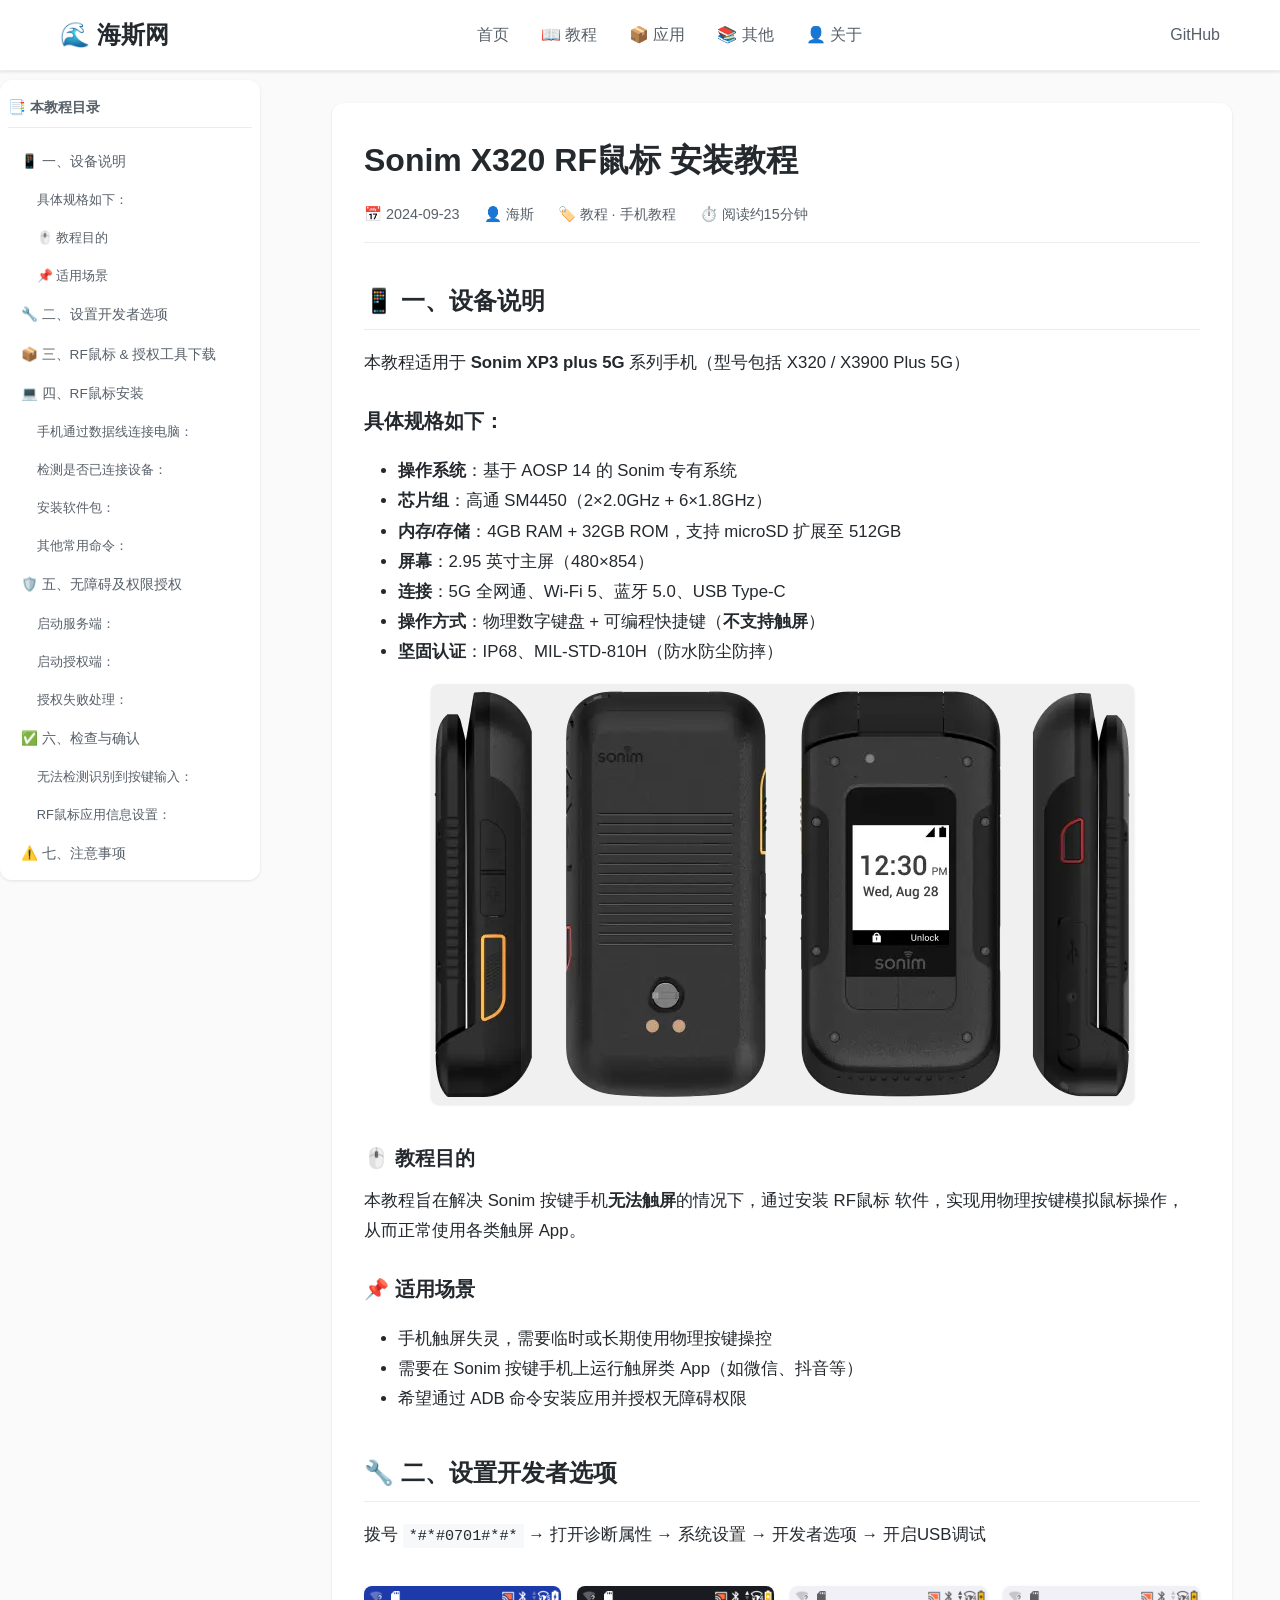
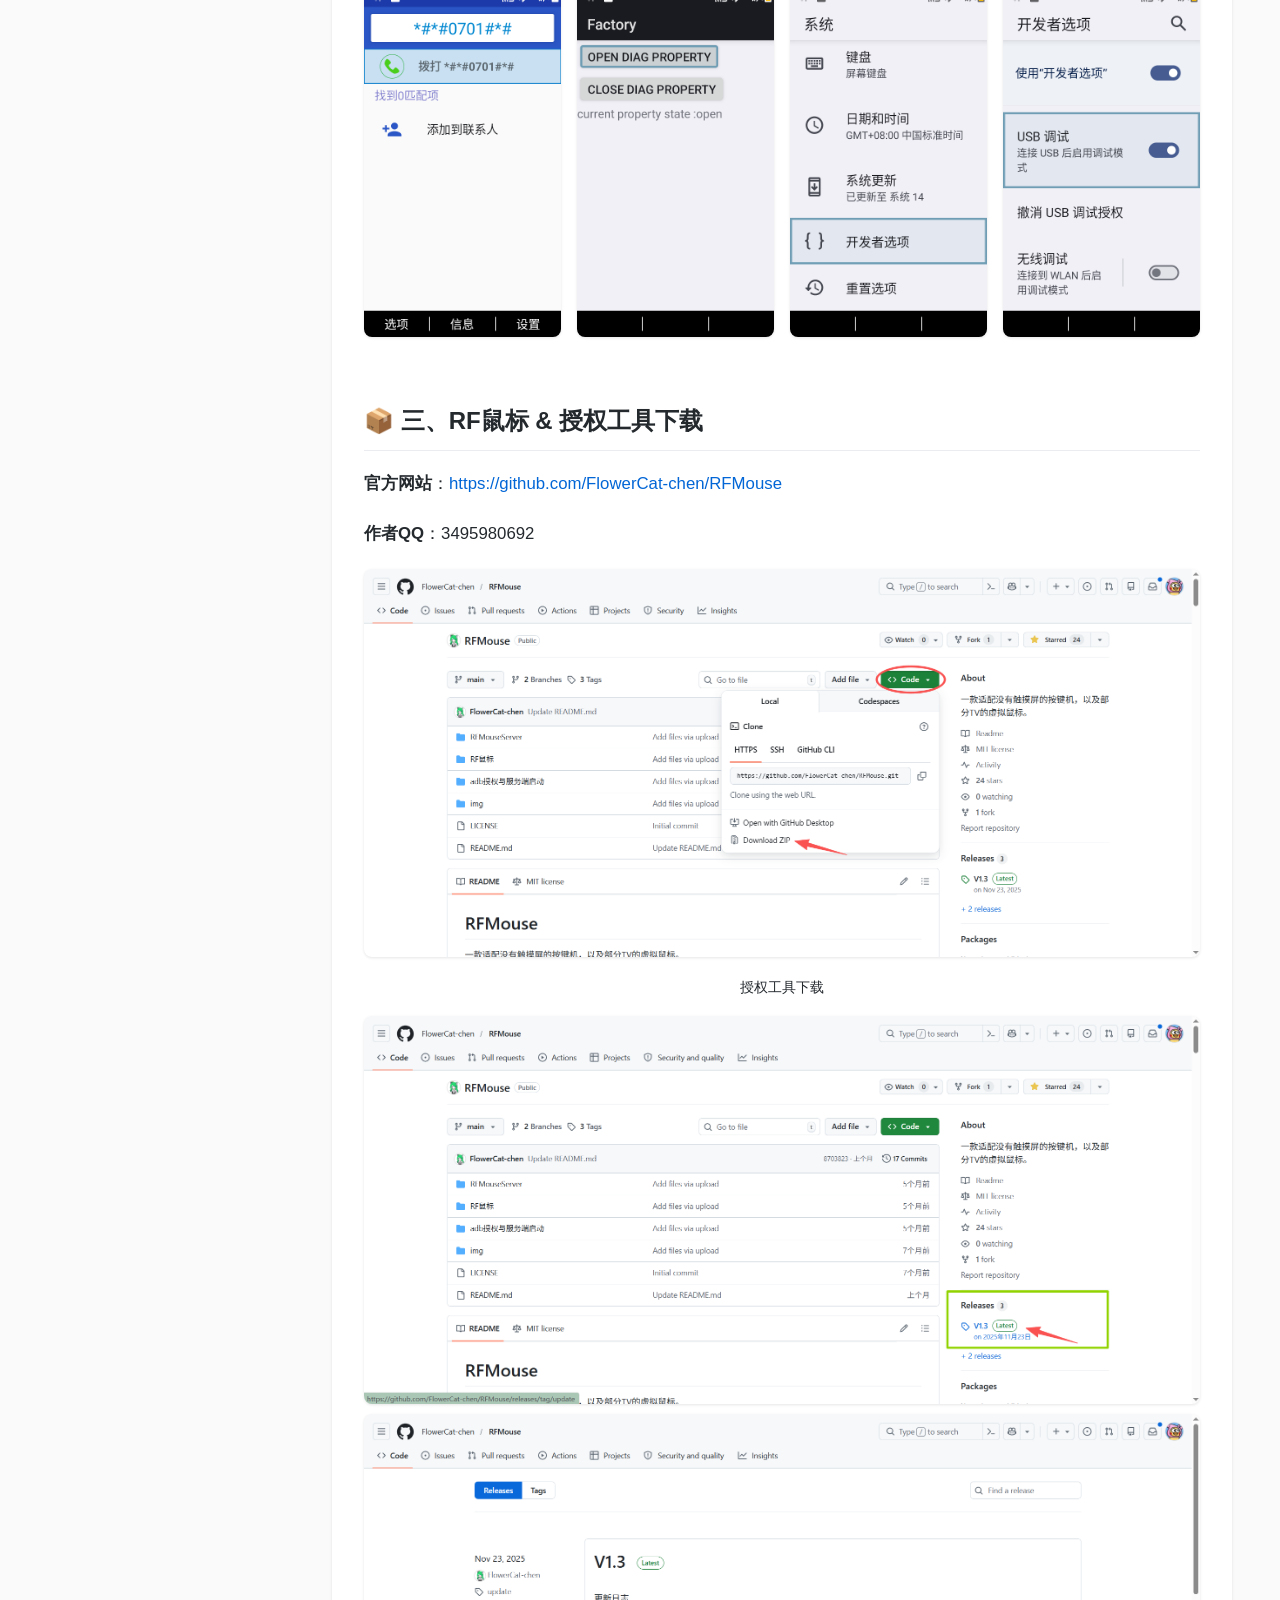
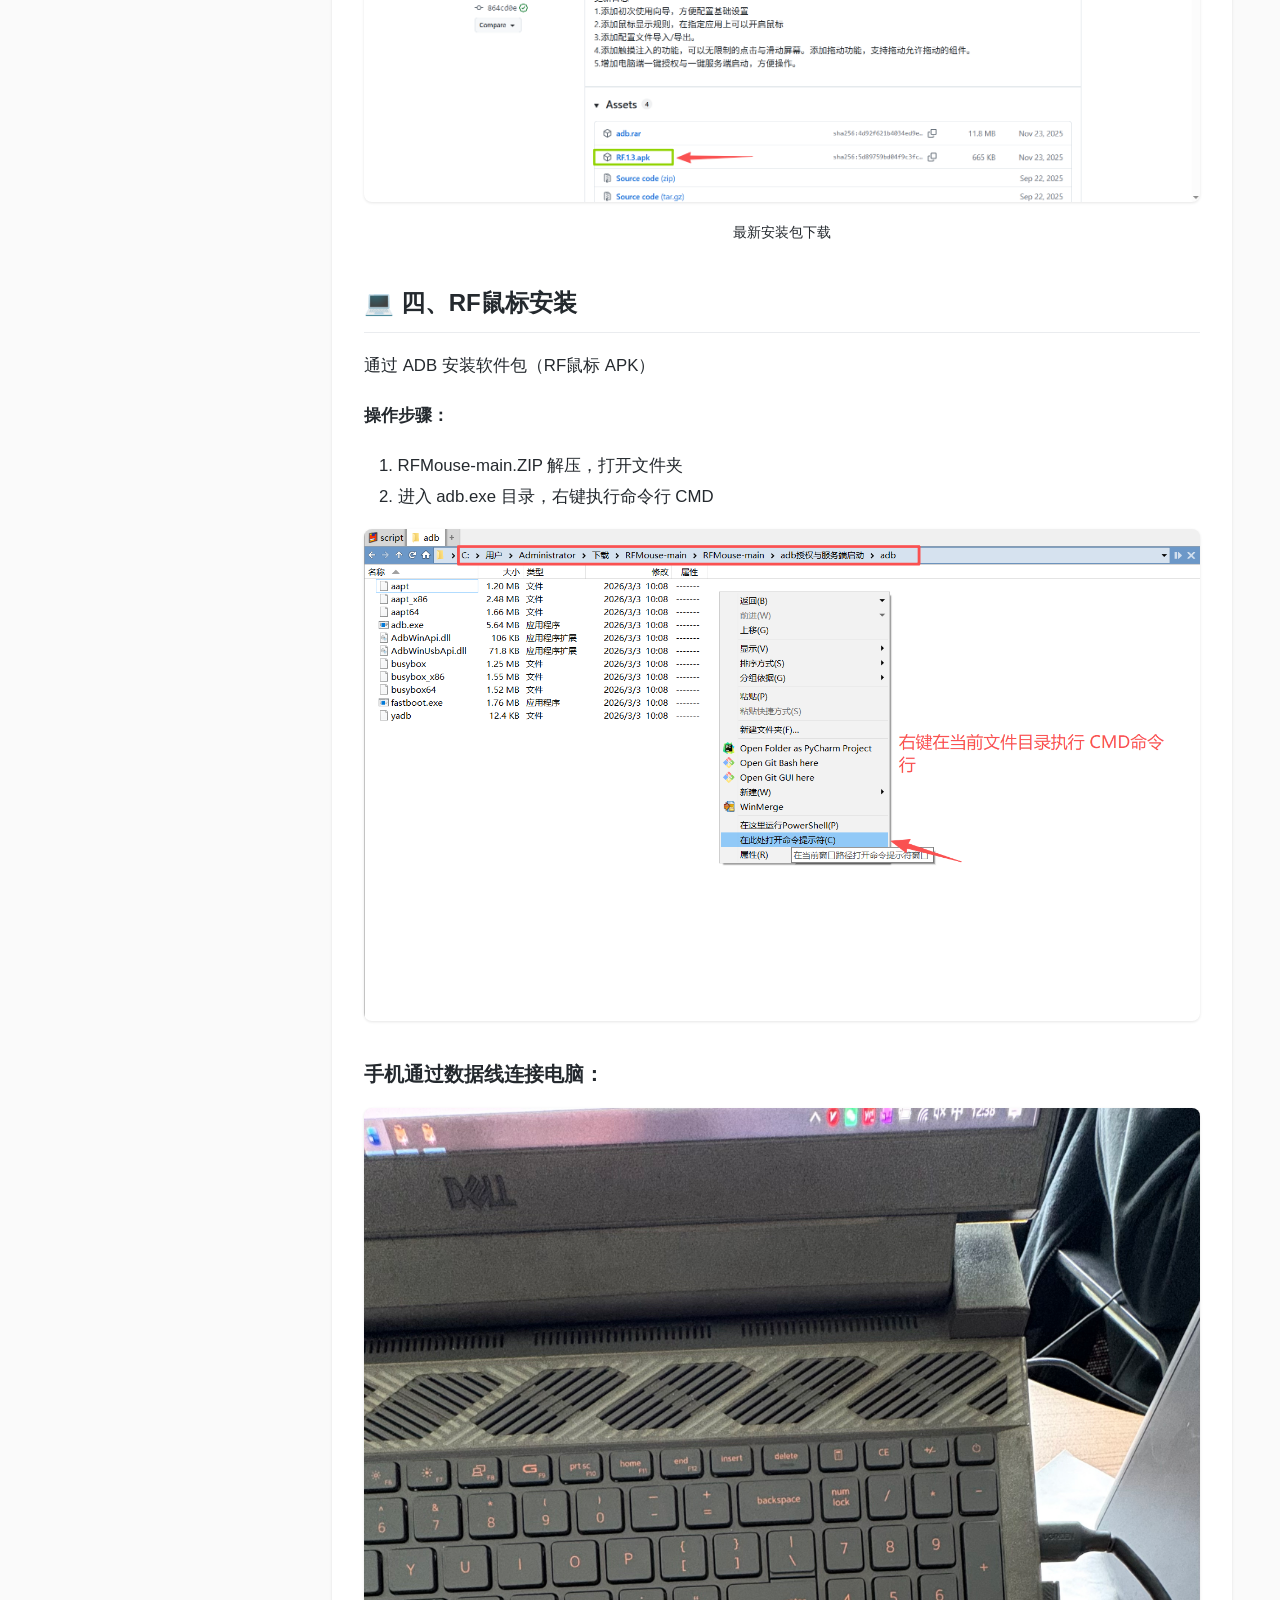
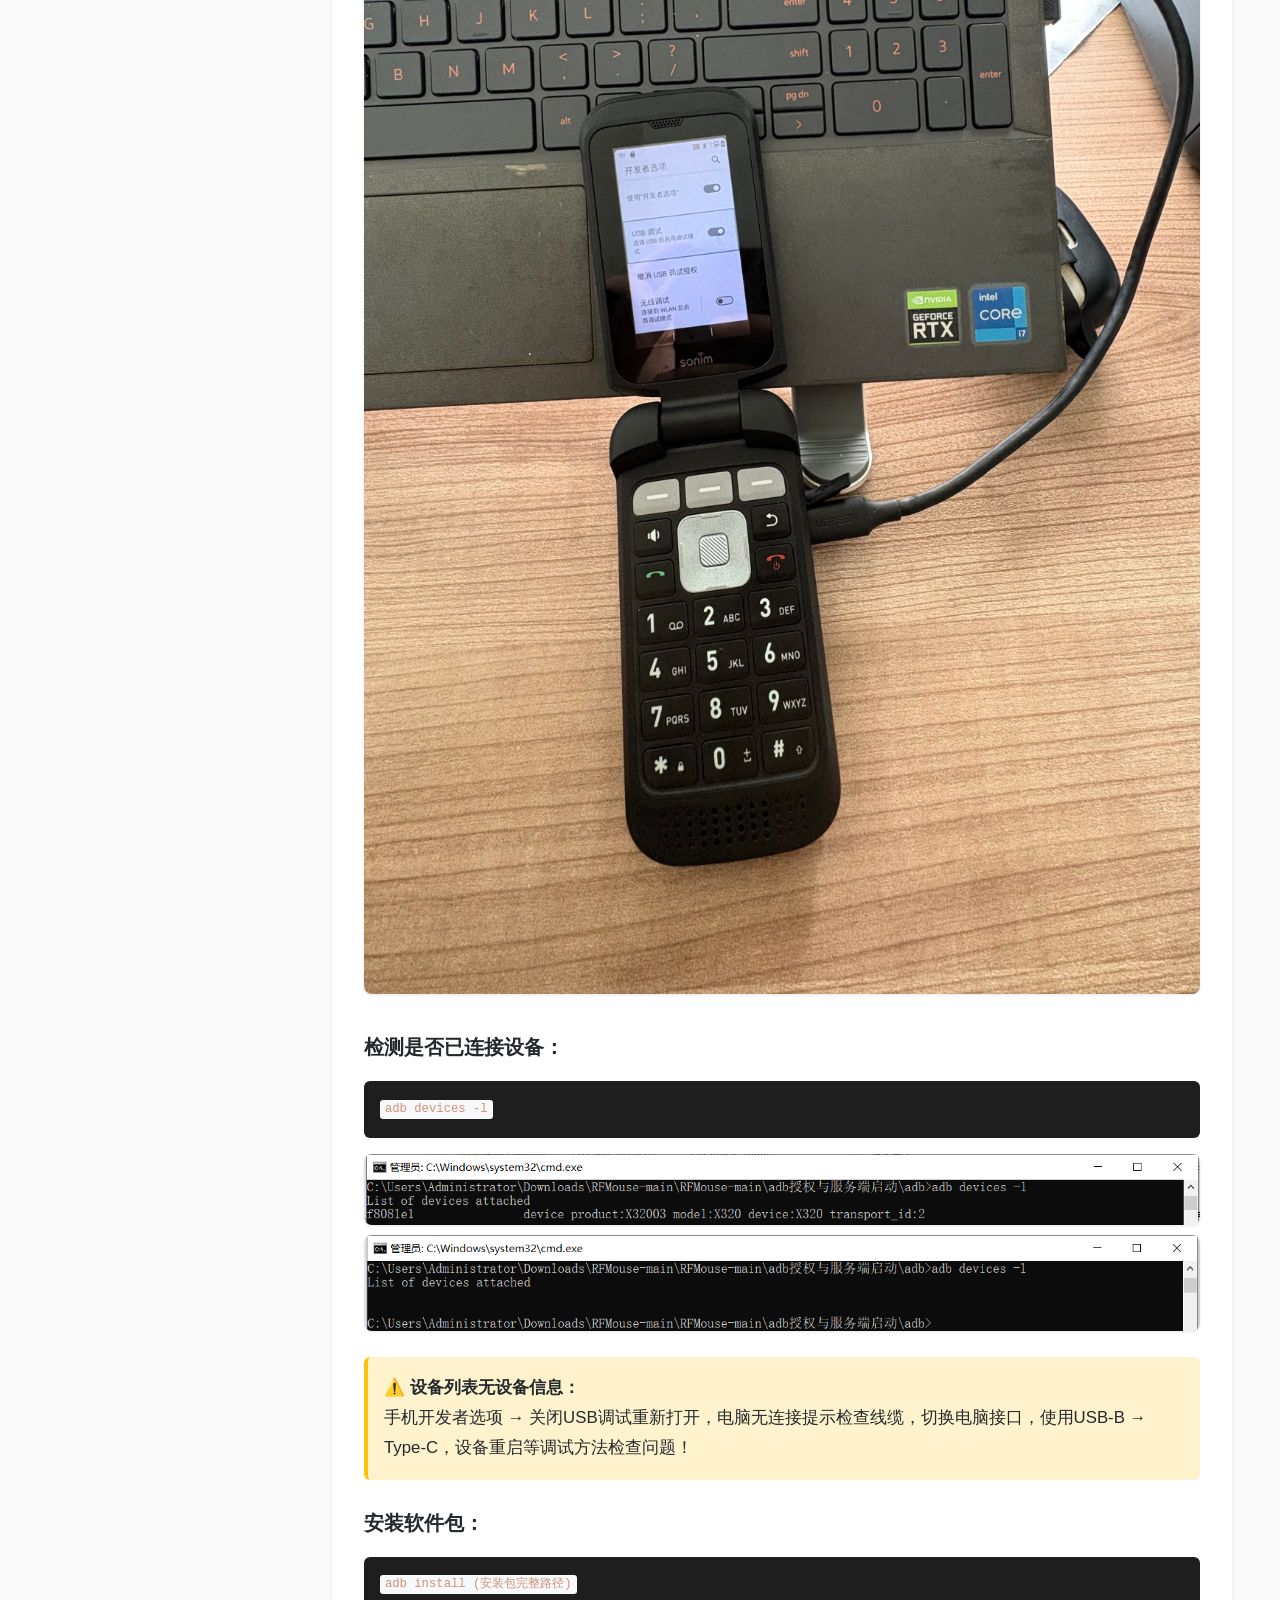
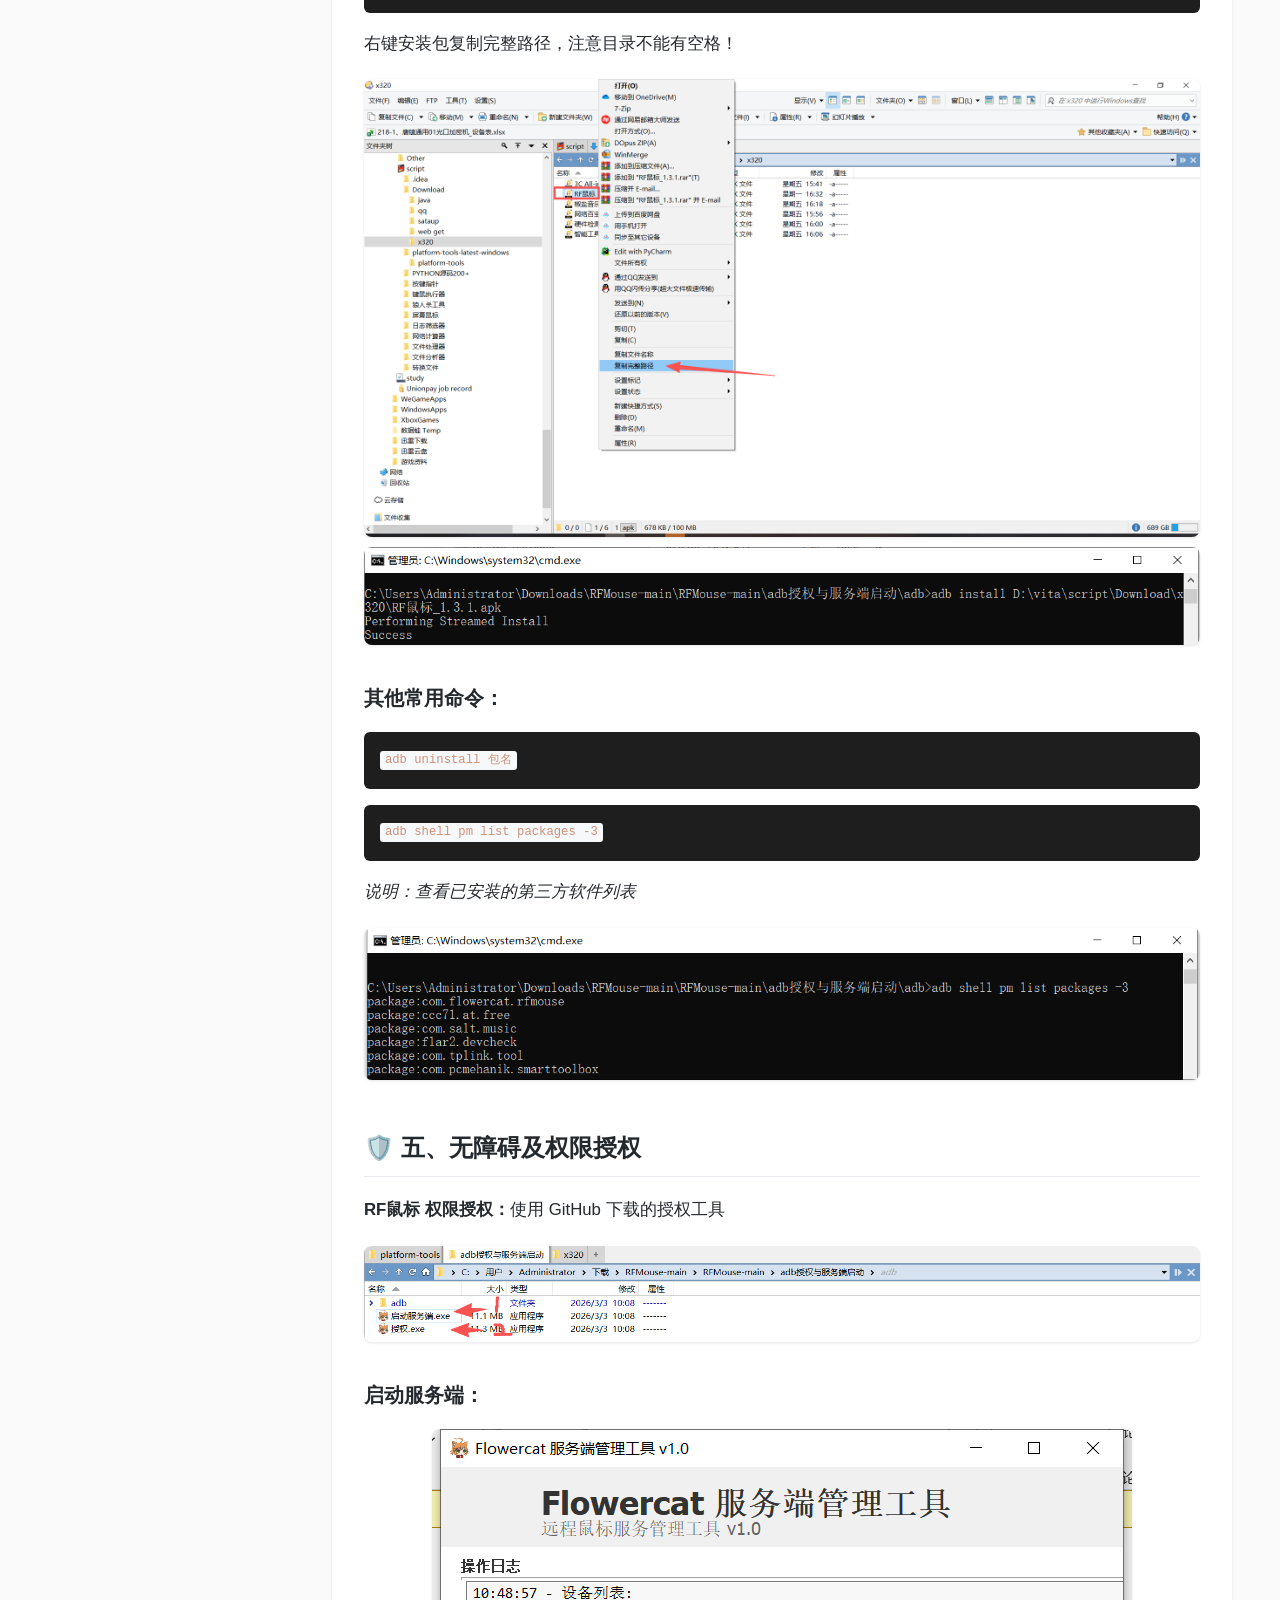
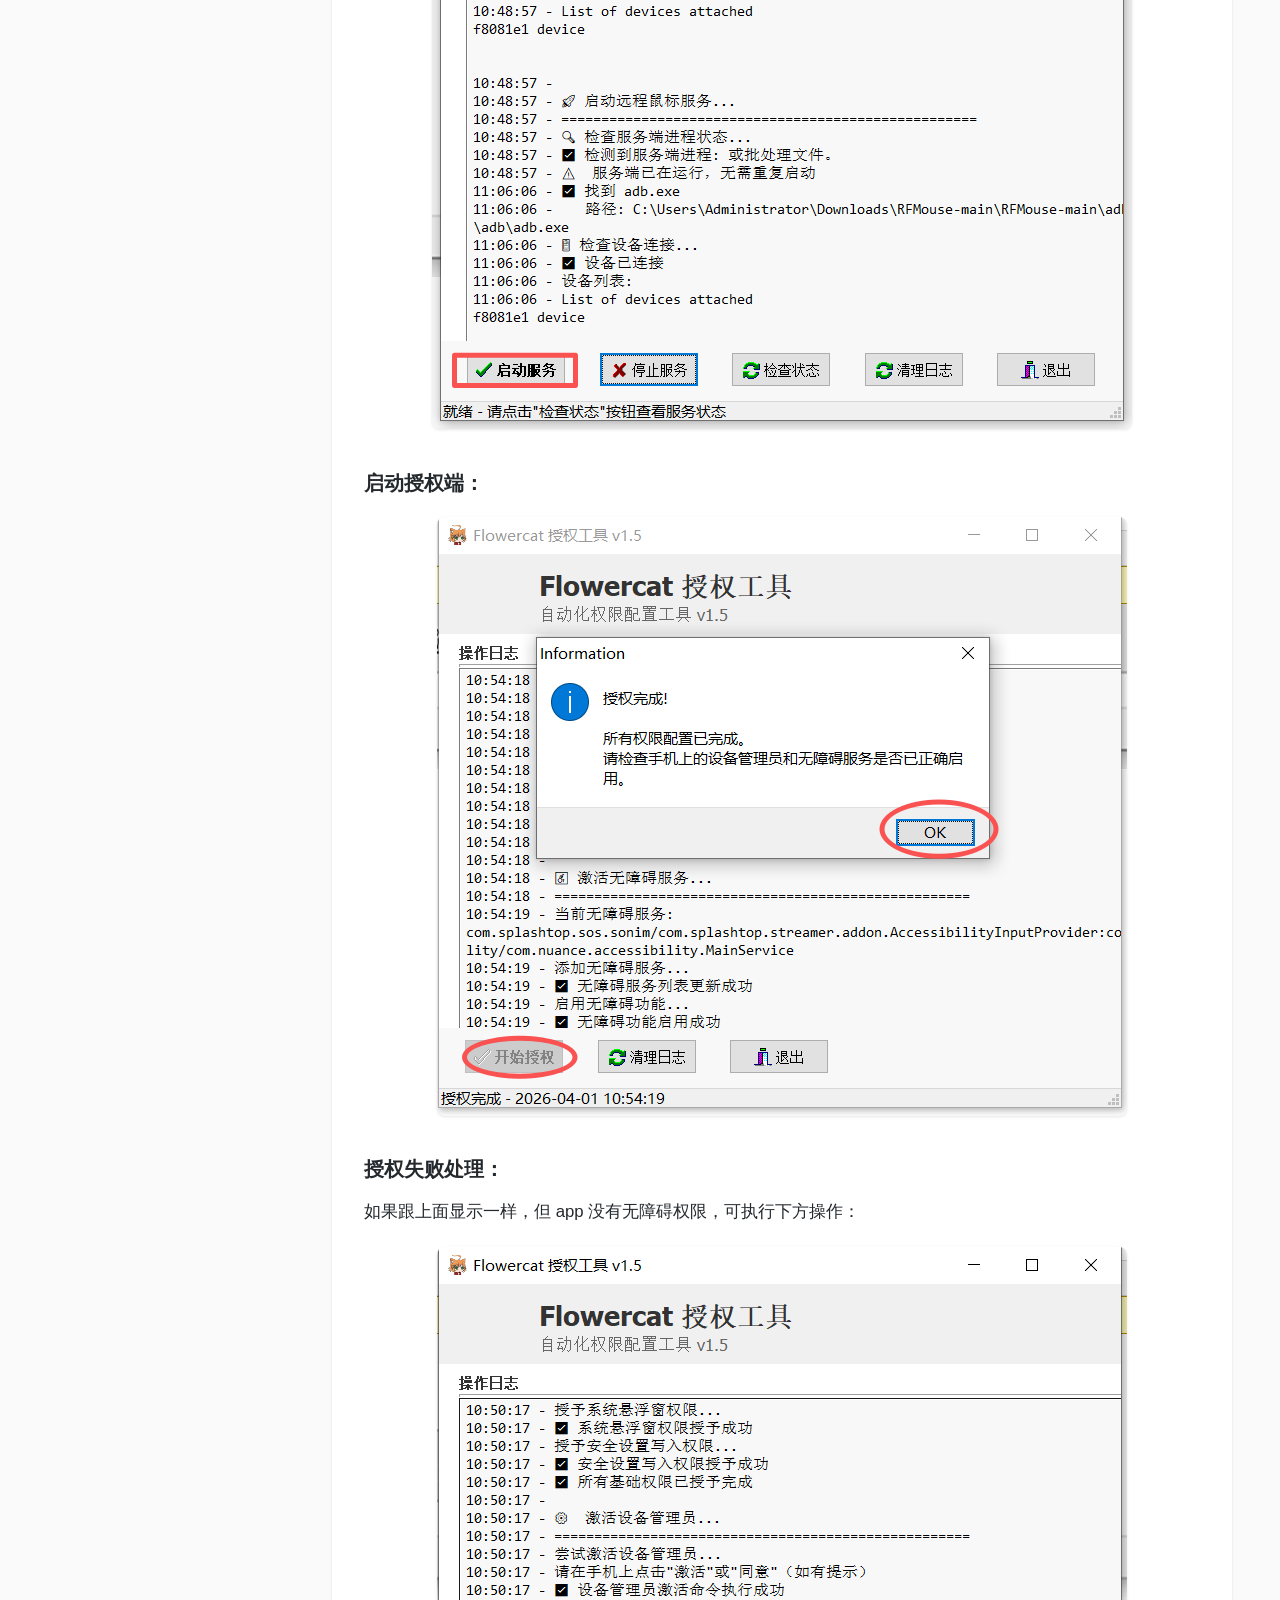
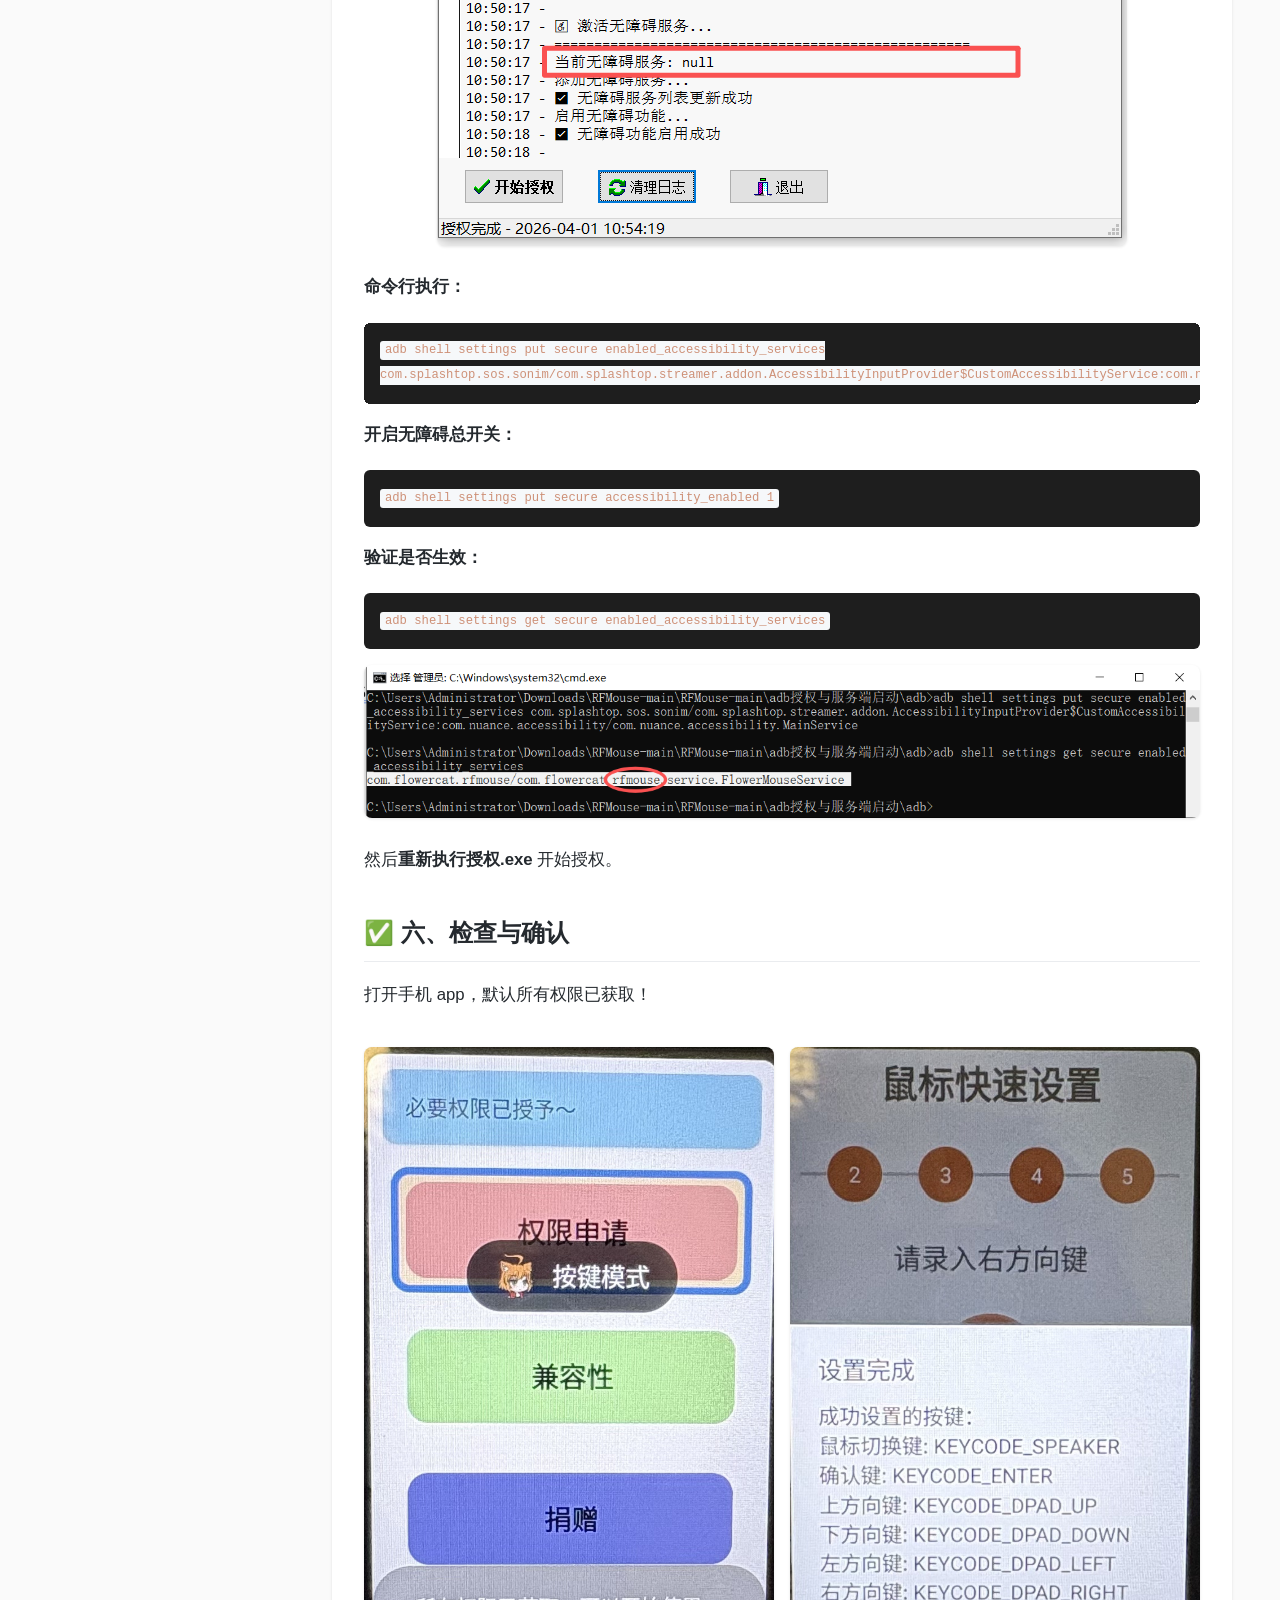
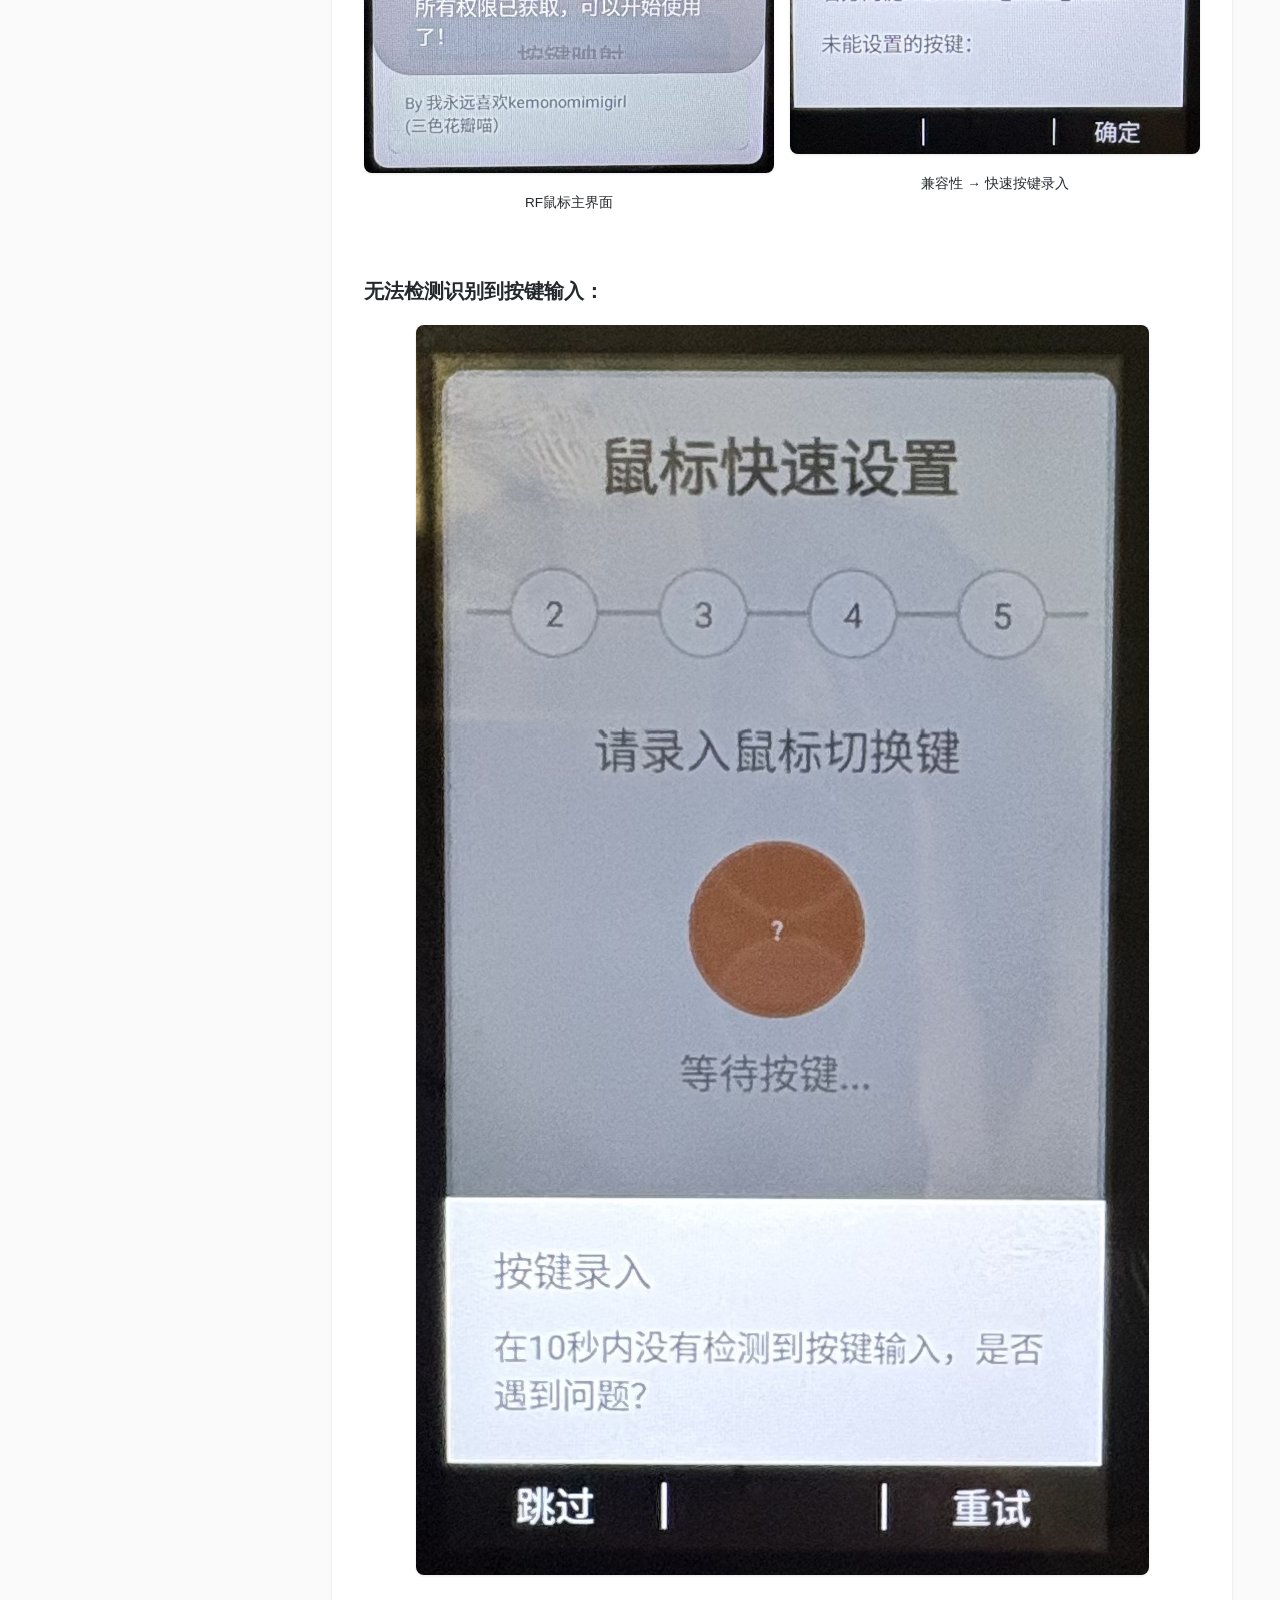
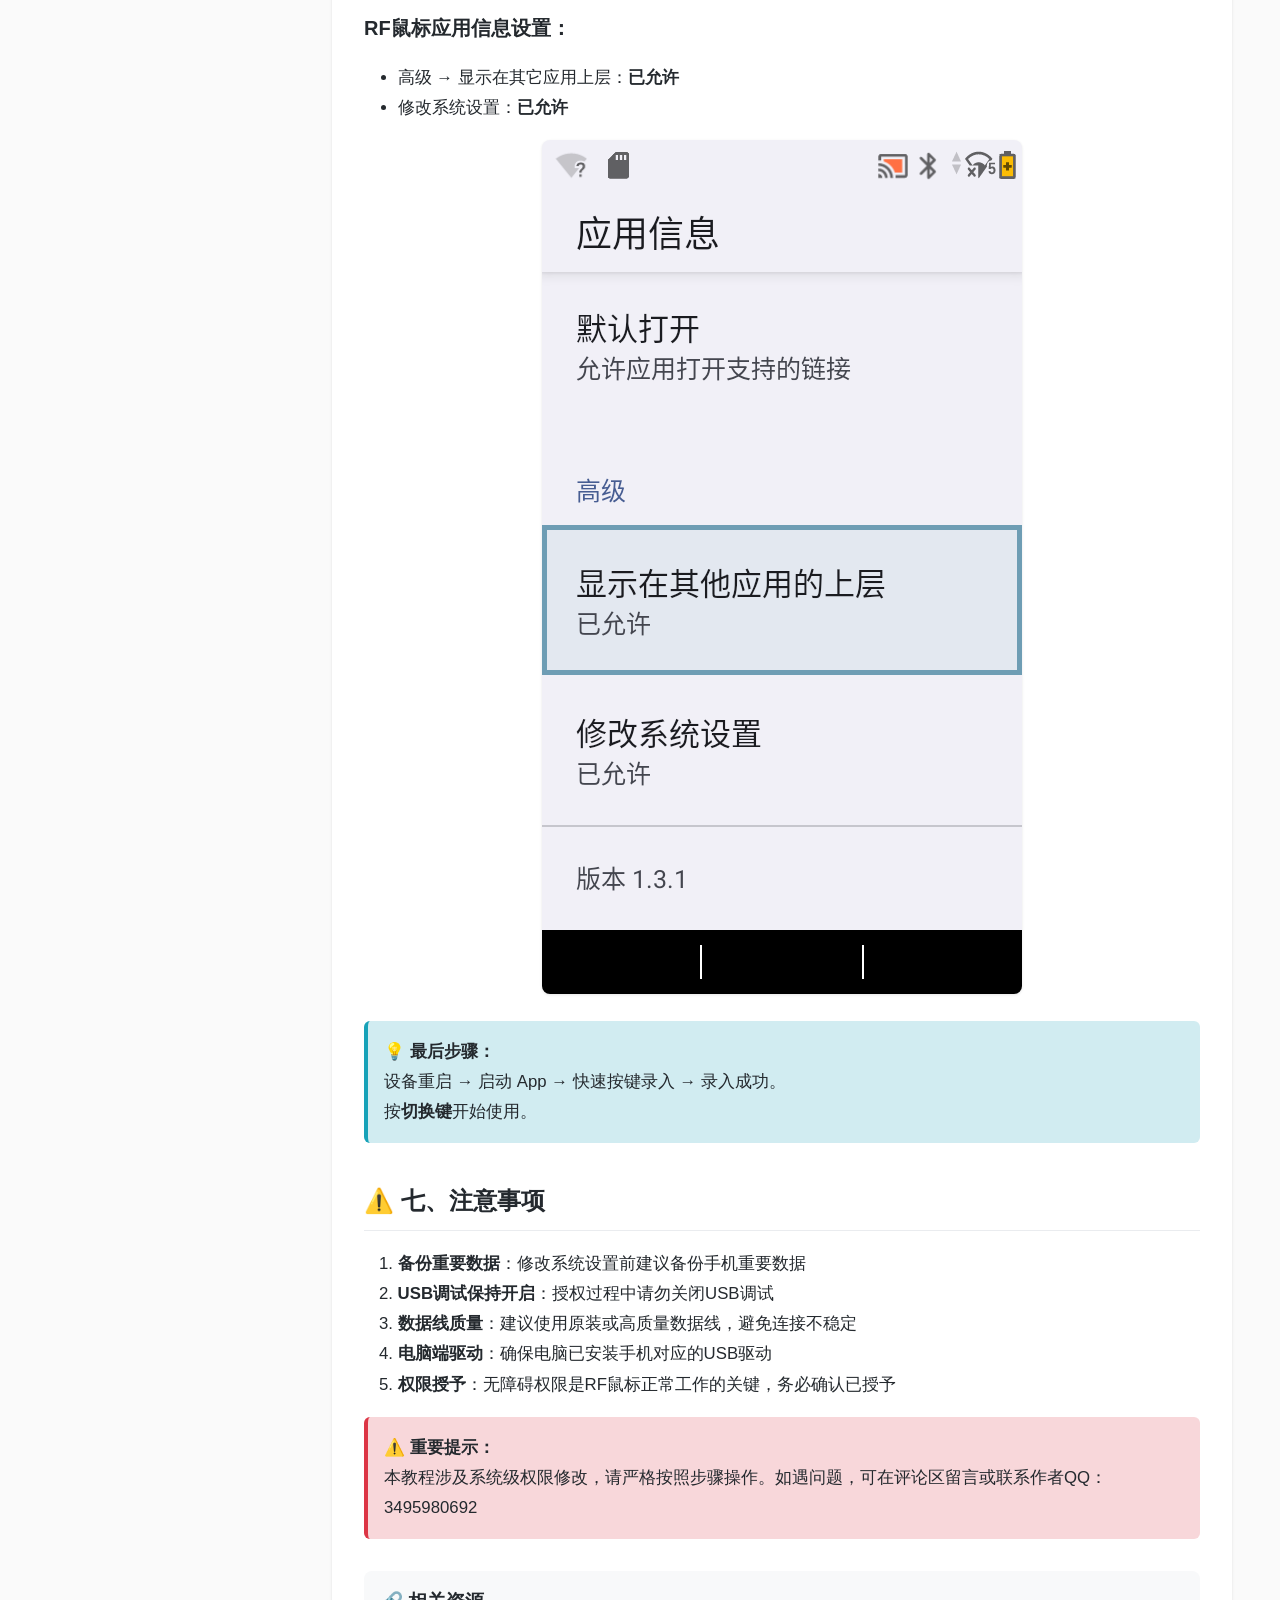
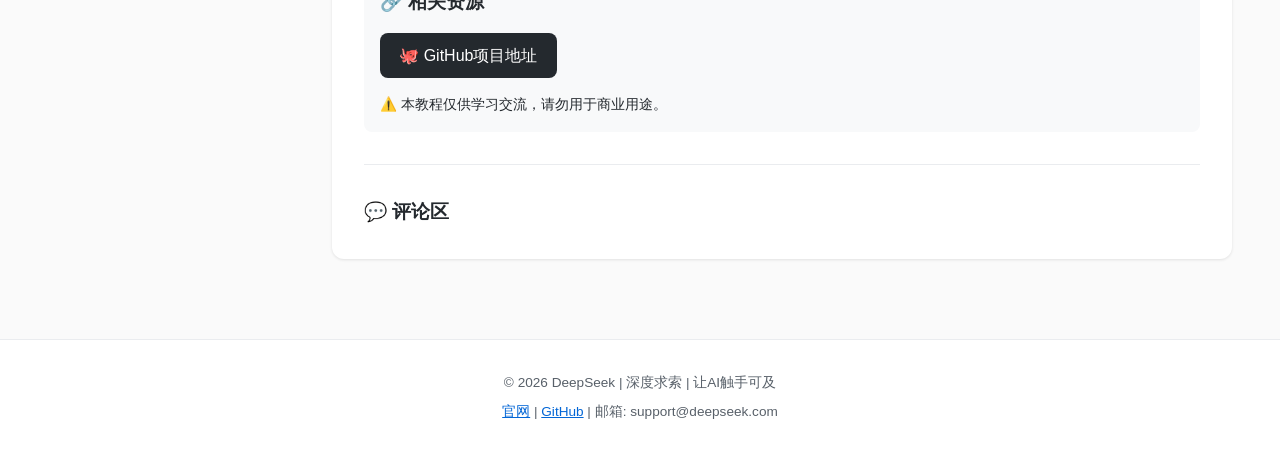
<file: tutorial/sonim-x320-rf-mouse.html>
<!DOCTYPE html>
<html lang="zh-CN">
<head>
    <meta charset="UTF-8">
    <meta name="viewport" content="width=device-width, initial-scale=1.0">
    <title>Sonim X320 RF鼠标 安装教程</title>
    <link rel="stylesheet" href="../css/style.css">
    <style>
        /* 教程页面内嵌样式，用于优化代码块、表格和图片显示 */
        .article-content .code-block {
            background-color: #f6f8fa;
            border-radius: 6px;
            padding: 1rem;
            overflow-x: auto;
            font-family: 'SF Mono', Monaco, 'Cascadia Code', monospace;
            font-size: 0.85rem;
            margin: 1rem 0;
            white-space: pre-wrap;
            word-break: break-all;
        }
        .article-content .cmd-block {
            background-color: #1e1e1e;
            color: #d4d4d4;
            border-radius: 6px;
            padding: 1rem;
            font-family: 'SF Mono', Monaco, 'Cascadia Code', monospace;
            font-size: 0.85rem;
            margin: 1rem 0;
            overflow-x: auto;
        }
        .article-content .cmd-block code {
            color: #ce9178;
        }
        .article-content table {
            width: 100%;
            border-collapse: collapse;
            margin: 1rem 0;
            font-size: 0.9rem;
        }
        .article-content th, .article-content td {
            border: 1px solid var(--border-color);
            padding: 0.5rem;
            text-align: left;
            vertical-align: top;
        }
        .article-content th {
            background-color: var(--bg-color);
            font-weight: 600;
        }
        .article-content tr:hover {
            background-color: var(--bg-color);
        }
        /* 图片预留样式 */
        .article-content .screenshot {
            margin: 1rem 0;
            text-align: center;
        }
        .article-content .screenshot img {
            max-width: 100%;
            border-radius: 8px;
            box-shadow: var(--shadow);
            background-color: #f0f0f0;
        }
        .article-content .screenshot .img-placeholder {
            background-color: #e9ecef;
            border: 2px dashed var(--border-color);
            border-radius: 8px;
            padding: 2rem;
            text-align: center;
            color: var(--text-light);
            font-size: 0.85rem;
        }
        .article-content .screenshot-grid {
            display: flex;
            gap: 1rem;
            flex-wrap: wrap;
            justify-content: center;
            margin: 1rem 0;
        }
        .article-content .screenshot-grid .screenshot {
            flex: 1;
            min-width: 120px;
        }
        @media (prefers-color-scheme: dark) {
            .article-content .code-block {
                background-color: #2d333b;
            }
            .article-content .cmd-block {
                background-color: #0d1117;
            }
            .article-content .screenshot .img-placeholder {
                background-color: #2d333b;
                border-color: #444;
            }
        }

        /* ========== 侧边栏目录样式 ========== */
        .page-wrapper {
            display: flex;
            max-width: 1400px;
            margin: 0 auto;
            position: relative;
        }
        .sidebar-toc {
            width: 260px;
            position: sticky;
            top: 80px;
            height: calc(100vh - 100px);
            overflow-y: auto;
            padding: 1rem 0.5rem;
            margin-right: 1.5rem;
            background-color: var(--bg-white);
            border-radius: 12px;
            box-shadow: var(--shadow);
            flex-shrink: 0;
        }
        .sidebar-toc h4 {
            font-size: 0.9rem;
            color: var(--text-light);
            margin-bottom: 1rem;
            padding-bottom: 0.5rem;
            border-bottom: 1px solid var(--border-color);
            display: flex;
            align-items: center;
            gap: 0.5rem;
        }
        .toc-list {
            list-style: none;
            padding: 0;
            margin: 0;
        }
        .toc-list li {
            margin: 0.3rem 0;
        }
        .toc-list a {
            display: block;
            padding: 0.4rem 0.8rem;
            color: var(--text-light);
            text-decoration: none;
            font-size: 0.85rem;
            border-radius: 6px;
            transition: all 0.2s ease;
        }
        .toc-list a:hover {
            background-color: var(--bg-color);
            color: var(--primary-color);
        }
        .toc-list a.active {
            background-color: var(--primary-color);
            color: white;
        }
        .toc-list .toc-h3 {
            padding-left: 1.8rem;
            font-size: 0.8rem;
        }
        .main-content {
            flex: 1;
            min-width: 0;
        }
        .toc-toggle-btn {
            display: none;
            position: fixed;
            bottom: 80px;
            right: 20px;
            width: 48px;
            height: 48px;
            background-color: var(--primary-color);
            color: white;
            border: none;
            border-radius: 50%;
            cursor: pointer;
            z-index: 100;
            box-shadow: 0 2px 12px rgba(0,0,0,0.2);
            align-items: center;
            justify-content: center;
            font-size: 1.5rem;
        }
        .toc-toggle-btn:hover {
            background-color: var(--primary-dark);
        }
        .toc-overlay {
            display: none;
            position: fixed;
            top: 0;
            left: 0;
            right: 0;
            bottom: 0;
            background-color: rgba(0,0,0,0.5);
            z-index: 200;
        }
        .mobile-toc {
            position: fixed;
            top: 0;
            right: -280px;
            width: 260px;
            height: 100%;
            background-color: var(--bg-white);
            z-index: 201;
            transition: right 0.3s ease;
            padding: 1rem;
            overflow-y: auto;
            box-shadow: -2px 0 8px rgba(0,0,0,0.1);
        }
        .mobile-toc.open {
            right: 0;
        }
        .mobile-toc h4 {
            margin-bottom: 1rem;
            padding-bottom: 0.5rem;
            border-bottom: 1px solid var(--border-color);
        }
        .close-toc {
            float: right;
            background: none;
            border: none;
            font-size: 1.5rem;
            cursor: pointer;
            color: var(--text-light);
        }
        @media (max-width: 900px) {
            .sidebar-toc {
                display: none;
            }
            .toc-toggle-btn {
                display: flex;
            }
            .article-container {
                margin: 1rem;
            }
        }
        .article-content h2, .article-content h3 {
            scroll-margin-top: 80px;
        }
        /* 警告/提示框样式 */
        .article-content .note {
            background-color: #fff3cd;
            border-left: 4px solid #ffc107;
            padding: 1rem;
            margin: 1rem 0;
            border-radius: 6px;
        }
        .article-content .warning {
            background-color: #f8d7da;
            border-left: 4px solid #dc3545;
            padding: 1rem;
            margin: 1rem 0;
            border-radius: 6px;
        }
        .article-content .info {
            background-color: #d1ecf1;
            border-left: 4px solid #17a2b8;
            padding: 1rem;
            margin: 1rem 0;
            border-radius: 6px;
        }
        @media (prefers-color-scheme: dark) {
            .article-content .note {
                background-color: #2d2a1f;
                border-left-color: #ffc107;
            }
            .article-content .warning {
                background-color: #2d1f21;
                border-left-color: #dc3545;
            }
            .article-content .info {
                background-color: #1f2d2f;
                border-left-color: #17a2b8;
            }
        }
    </style>
</head>
<body>
    <header class="header">
        <div class="nav-container">
            <div class="logo">
                <h1><a href="../index.html">🌊 海斯网</a></h1>
            </div>
            <ul class="nav-menu">
                <li><a href="../index.html">首页</a></li>
                <li><a href="../index.html#tutorial">📖 教程</a></li>
                <li><a href="../index.html#app">📦 应用</a></li>
                <li><a href="../index.html#other">📚 其他</a></li>
                <li><a href="../about.html">👤 关于</a></li>
            </ul>
            <div class="user-info">
                <a href="https://github.com/haisi-ai" target="_blank" class="github-link">GitHub</a>
            </div>
        </div>
    </header>

    <div class="page-wrapper">
        <!-- PC端侧边栏目录 -->
        <aside class="sidebar-toc">
            <h4>📑 本教程目录</h4>
            <ul class="toc-list" id="toc-list">
                <!-- 目录会由JS动态生成 -->
            </ul>
        </aside>

        <!-- 主内容 -->
        <main class="main-content">
            <div class="article-container">
                <article>
                    <div class="article-header">
                        <h1 class="article-title">Sonim X320 RF鼠标 安装教程</h1>
                        <div class="article-meta">
                            <span>📅 2024-09-23</span>
                            <span>👤 海斯</span>
                            <span>🏷️ 教程 · 手机教程</span>
                            <span>⏱️ 阅读约15分钟</span>
                        </div>
                    </div>

                    <div class="article-content" id="article-content">
                        <!-- ========== 设备说明 ========== -->
                        <h2 id="device-info">📱 一、设备说明</h2>
                        <p>本教程适用于 <strong>Sonim XP3 plus 5G</strong> 系列手机（型号包括 X320 / X3900 Plus 5G）</p>

                        <h3>具体规格如下：</h3>
                        <ul>
                            <li><strong>操作系统</strong>：基于 AOSP 14 的 Sonim 专有系统</li>
                            <li><strong>芯片组</strong>：高通 SM4450（2×2.0GHz + 6×1.8GHz）</li>
                            <li><strong>内存/存储</strong>：4GB RAM + 32GB ROM，支持 microSD 扩展至 512GB</li>
                            <li><strong>屏幕</strong>：2.95 英寸主屏（480×854）</li>
                            <li><strong>连接</strong>：5G 全网通、Wi-Fi 5、蓝牙 5.0、USB Type-C</li>
                            <li><strong>操作方式</strong>：物理数字键盘 + 可编程快捷键（<strong>不支持触屏</strong>）</li>
                            <li><strong>坚固认证</strong>：IP68、MIL-STD-810H（防水防尘防摔）</li>
                        </ul>

                        <div class="screenshot">
                            <!-- 🔽 请在此处添加设备图片 -->
                            <!-- <img src="../images/sonim-device.jpg" alt="Sonim X320 设备图"> -->
                            <img src="../images/sonim-x320-rf-mouse/XP3-Plus-5G-Features2.webp" alt="Sonim XP3 Plus 5G 设备图">
                        </div>
                        <h3>🖱️ 教程目的</h3>
                        <p>本教程旨在解决 Sonim 按键手机<strong>无法触屏</strong>的情况下，通过安装 RF鼠标 软件，实现用物理按键模拟鼠标操作，从而正常使用各类触屏 App。</p>

                        <h3>📌 适用场景</h3>
                        <ul>
                            <li>手机触屏失灵，需要临时或长期使用物理按键操控</li>
                            <li>需要在 Sonim 按键手机上运行触屏类 App（如微信、抖音等）</li>
                            <li>希望通过 ADB 命令安装应用并授权无障碍权限</li>
                        </ul>

                        <!-- ========== 第一章 ========== -->
                        <h2 id="step1">🔧 二、设置开发者选项</h2>
                        <p>拨号 <code>*#*#0701#*#*</code> → 打开诊断属性 → 系统设置 → 开发者选项 → 开启USB调试</p>

                        <div class="screenshot-grid">
                            <div class="screenshot">
                                <!-- 🔽 步骤1图片 -->
                                <img src="../images/sonim-x320-rf-mouse/拨号.png" alt="拨号界面">
                            </div>
                            <div class="screenshot">
                                <!-- 🔽 步骤2图片 -->
                                <img src="../images/sonim-x320-rf-mouse/开启开发者选项.png" alt="开启开发者选项">
                            </div>
                            <div class="screenshot">
                                <!-- 🔽 步骤3图片 -->
                                <img src="../images/sonim-x320-rf-mouse/开发者选项.png" alt="开发者选项">
                            </div>
                            <div class="screenshot">
                                <!-- 🔽 步骤4图片 -->
                                <img src="../images/sonim-x320-rf-mouse/USB调试.png" alt="USB调试">
                            </div>
                        </div>

                        <!-- ========== 第二章 ========== -->
                        <h2 id="step2">📦 三、RF鼠标 & 授权工具下载</h2>
                        <p><strong>官方网站</strong>：<a href="https://github.com/FlowerCat-chen/RFMouse" target="_blank">https://github.com/FlowerCat-chen/RFMouse</a></p>
                        <p><strong>作者QQ</strong>：3495980692</p>

                        <div class="screenshot">
                            <!-- 🔽 授权工具下载截图 -->
                            <img src="../images/sonim-x320-rf-mouse/授权工具下载.png" alt="授权工具下载页面">
                            <p style="margin-top: 0.5rem; font-size: 0.85rem;">授权工具下载</p>
                        </div>

                        <div class="screenshot">
                            <!-- 🔽 安装包下载截图 -->
                            <img src="../images/sonim-x320-rf-mouse/安装包下载.png" alt="安装包下载">
                            <img src="../images/sonim-x320-rf-mouse/最新版下载.png" alt="最新安装包下载">
                            <p style="margin-top: 0.5rem; font-size: 0.85rem;">最新安装包下载</p>
                        </div>

                        <!-- ========== 第三章 ========== -->
                        <h2 id="step3">💻 四、RF鼠标安装</h2>
                        <p>通过 ADB 安装软件包（RF鼠标 APK）</p>
                        <p><strong>操作步骤：</strong></p>
                        <ol>
                            <li>RFMouse-main.ZIP 解压，打开文件夹</li>
                            <li>进入 adb.exe 目录，右键执行命令行 CMD</li>
                        </ol>

                        <div class="screenshot">
                            <!-- 🔽 adb目录截图 -->
                            <img src="../images/sonim-x320-rf-mouse/解压工具包.png" alt="解压RFMouse工具包">
                        </div>

                        <h3>手机通过数据线连接电脑：</h3>
                        <div class="screenshot">
                            <!-- 🔽 手机连接截图 -->
                            <img src="../images/sonim-x320-rf-mouse/连接电脑.jpg" alt="手机连接电脑">
                        </div>

                        <h3>检测是否已连接设备：</h3>
                        <div class="cmd-block">
                            <code>adb devices -l</code>
                        </div>
                        <div class="screenshot">
                            <!-- 🔽 adb devices 结果截图 -->
                            <img src="../images/sonim-x320-rf-mouse/adb设备列表.png" alt="adb devices 设备列表">
                            <img src="../images/sonim-x320-rf-mouse/adb无设备列表.png" alt="adb devices 无设备">
                        </div>

                        <div class="note">
                            <strong>⚠️ 设备列表无设备信息：</strong><br>
                            手机开发者选项 → 关闭USB调试重新打开，电脑无连接提示检查线缆，切换电脑接口，使用USB-B → Type-C，设备重启等调试方法检查问题！
                        </div>

                        <h3>安装软件包：</h3>
                        <div class="cmd-block">
                            <code>adb install (安装包完整路径)</code>

                        </div>
                        <p>右键安装包复制完整路径，注意目录不能有空格！</p>

                        <div class="screenshot">
                            <!-- 🔽 安装命令截图 -->
                            <img src="../images/sonim-x320-rf-mouse/安装包路径.png" alt="安装包路径复制">
                            <img src="../images/sonim-x320-rf-mouse/执行命令安装包.png" alt="adb install 执行命令">
                        </div>

                        <h3>其他常用命令：</h3>
                        <div class="cmd-block">
                            <code>adb uninstall 包名</code>
                        </div>
                        <div class="cmd-block">
                            <code>adb shell pm list packages -3</code>
                        </div>
                        <p><em>说明：查看已安装的第三方软件列表</em></p>

                        <div class="screenshot">
                            <!-- 🔽 软件列表截图 -->
                            <img src="../images/sonim-x320-rf-mouse/手机第三方安装列表.png" alt="第三方应用列表">
                        </div>

                        <!-- ========== 第四章 ========== -->
                        <h2 id="step4">🛡️ 五、无障碍及权限授权</h2>
                        <p><strong>RF鼠标 权限授权：</strong>使用 GitHub 下载的授权工具</p>

                        <div class="screenshot">
                            <!-- 🔽 授权工具截图 -->
                            <img src="../images/sonim-x320-rf-mouse/授权工具截图.png" alt="授权工具界面">
                        </div>

                        <h3>启动服务端：</h3>
                        <div class="screenshot">
                            <!-- 🔽 服务端截图 -->
                            <img src="../images/sonim-x320-rf-mouse/启动服务端.png" alt="启动服务端">
                        </div>

                        <h3>启动授权端：</h3>
                        <div class="screenshot">
                            <!-- 🔽 授权端截图 -->
                            <img src="../images/sonim-x320-rf-mouse/启动授权端.png" alt="启动授权端">
                        </div>

                        <h3>授权失败处理：</h3>
                        <p>如果跟上面显示一样，但 app 没有无障碍权限，可执行下方操作：</p>

                        <div class="screenshot">
                            <!-- 🔽 授权失败截图 -->
                            <img src="../images/sonim-x320-rf-mouse/授权失败.png" alt="授权失败提示">
                        </div>

                        <p><strong>命令行执行：</strong></p>
                        <div class="cmd-block">
                            <code>adb shell settings put secure enabled_accessibility_services com.splashtop.sos.sonim/com.splashtop.streamer.addon.AccessibilityInputProvider$CustomAccessibilityService:com.nuance.accessibility/com.nuance.accessibility.MainService</code>
                        </div>

                        <p><strong>开启无障碍总开关：</strong></p>
                        <div class="cmd-block">
                            <code>adb shell settings put secure accessibility_enabled 1</code>
                        </div>

                        <p><strong>验证是否生效：</strong></p>
                        <div class="cmd-block">
                            <code>adb shell settings get secure enabled_accessibility_services</code>
                        </div>

                        <div class="screenshot">
                            <!-- 🔽 验证结果截图 -->
                            <img src="../images/sonim-x320-rf-mouse/adb命令行授权.png" alt="adb命令行授权">
                        </div>

                        <p>然后<strong>重新执行授权.exe</strong> 开始授权。</p>

                        <!-- ========== 第五章 ========== -->
                        <h2 id="step5">✅ 六、检查与确认</h2>
                        <p>打开手机 app，默认所有权限已获取！</p>

                        <div class="screenshot-grid">
                            <div class="screenshot">
                                <!-- 🔽 app界面截图1 -->
                                <img src="../images/sonim-x320-rf-mouse/以获取所有权限.png" alt="已获取所有权限">
                                <p style="margin-top: 0.5rem; font-size: 0.85rem;">RF鼠标主界面</p>
                            </div>
                            <div class="screenshot">
                                <!-- 🔽 兼容性设置截图 -->
                                <img src="../images/sonim-x320-rf-mouse/快速按键录入.png" alt="快速按键录入">
                                <p style="margin-top: 0.5rem; font-size: 0.85rem;">兼容性 → 快速按键录入</p>
                            </div>
                        </div>

                        <h3>无法检测识别到按键输入：</h3>
                        <div class="screenshot">
                            <!-- 🔽 按键检测失败截图 -->
                            <img src="../images/sonim-x320-rf-mouse/快速按键录入失败.png" alt="快速按键录入失败">
                        </div>

                        <h3>RF鼠标应用信息设置：</h3>
                        <ul>
                            <li>高级 → 显示在其它应用上层：<strong>已允许</strong></li>
                            <li>修改系统设置：<strong>已允许</strong></li>
                        </ul>

                        <div class="screenshot">
                            <!-- 🔽 应用权限设置截图 -->
                            <img src="../images/sonim-x320-rf-mouse/其它权限.png" alt="其它权限设置">
                        </div>

                        <div class="info">
                            <strong>💡 最后步骤：</strong><br>
                            设备重启 → 启动 App → 快速按键录入 → 录入成功。<br>
                            按<strong>切换键</strong>开始使用。
                        </div>

                        <!-- ========== 注意事项 ========== -->
                        <h2 id="notice">⚠️ 七、注意事项</h2>
                        <ol>
                            <li><strong>备份重要数据</strong>：修改系统设置前建议备份手机重要数据</li>
                            <li><strong>USB调试保持开启</strong>：授权过程中请勿关闭USB调试</li>
                            <li><strong>数据线质量</strong>：建议使用原装或高质量数据线，避免连接不稳定</li>
                            <li><strong>电脑端驱动</strong>：确保电脑已安装手机对应的USB驱动</li>
                            <li><strong>权限授予</strong>：无障碍权限是RF鼠标正常工作的关键，务必确认已授予</li>
                        </ol>

                        <div class="warning">
                            <strong>⚠️ 重要提示：</strong><br>
                            本教程涉及系统级权限修改，请严格按照步骤操作。如遇问题，可在评论区留言或联系作者QQ：3495980692
                        </div>
                    </div>

                    <!-- 相关资源/下载链接 -->
                    <div style="margin: 2rem 0; padding: 1rem; background-color: #f8f9fa; border-radius: 8px;">
                        <h3>🔗 相关资源</h3>
                        <div class="download-links">
                            <a href="https://github.com/FlowerCat-chen/RFMouse" target="_blank" class="download-btn github">🐙 GitHub项目地址</a>
                        </div>
                        <p style="font-size: 0.85rem; margin-top: 0.5rem;">⚠️ 本教程仅供学习交流，请勿用于商业用途。</p>
                    </div>

                    <!-- Giscus评论区 -->
                    <div class="comments-section">
                        <h3>💬 评论区</h3>
                        <script src="https://giscus.app/client.js"
                            data-repo="haisi-ai/blogs"
                            data-repo-id="R_kgDORwBnLg"
                            data-category="Announcements"
                            data-category-id="DIC_kwDORwBnLs4C5OQ7"
                            data-mapping="pathname"
                            data-strict="0"
                            data-reactions-enabled="1"
                            data-emit-metadata="0"
                            data-input-position="bottom"
                            data-theme="preferred_color_scheme"
                            data-lang="zh-CN"
                            crossorigin="anonymous"
                            async>
                        </script>
                    </div>
                </article>
            </div>
        </main>
    </div>

    <!-- 移动端目录按钮 -->
    <button class="toc-toggle-btn" id="toc-toggle-btn">📑</button>

    <!-- 移动端遮罩和侧边栏 -->
    <div class="toc-overlay" id="toc-overlay"></div>
    <div class="mobile-toc" id="mobile-toc">
        <button class="close-toc" id="close-toc">✕</button>
        <h4>📑 本教程目录</h4>
        <ul class="toc-list" id="mobile-toc-list"></ul>
    </div>

    <footer class="footer">
        <p>© 2026 DeepSeek | 深度求索 | 让AI触手可及</p>
        <p style="margin-top: 0.5rem;">
            <a href="https://deepseek.com" target="_blank" style="color: var(--primary-color);">官网</a> |
            <a href="https://github.com/deepseek-ai" target="_blank" style="color: var(--primary-color);">GitHub</a> |
            邮箱: support@deepseek.com
        </p>
    </footer>

    <script>
        // 生成目录并高亮当前章节
        (function() {
            const content = document.getElementById('article-content');
            if (!content) return;

            const headings = content.querySelectorAll('h2, h3');

            const tocData = [];
            headings.forEach(heading => {
                if (!heading.id) {
                    heading.id = heading.textContent.trim().replace(/\s+/g, '-').replace(/[^\u4e00-\u9fa5a-zA-Z0-9-]/g, '');
                }
                const level = heading.tagName.toLowerCase();
                const title = heading.textContent.trim();
                const id = heading.id;
                tocData.push({ level, title, id });
            });

            const tocList = document.getElementById('toc-list');
            if (tocList) {
                tocList.innerHTML = '';
                tocData.forEach(item => {
                    const li = document.createElement('li');
                    const a = document.createElement('a');
                    a.href = `#${item.id}`;
                    a.textContent = item.title;
                    a.className = `toc-${item.level}`;
                    li.appendChild(a);
                    tocList.appendChild(li);
                });
            }

            const mobileTocList = document.getElementById('mobile-toc-list');
            if (mobileTocList) {
                mobileTocList.innerHTML = '';
                tocData.forEach(item => {
                    const li = document.createElement('li');
                    const a = document.createElement('a');
                    a.href = `#${item.id}`;
                    a.textContent = item.title;
                    a.className = `toc-${item.level}`;
                    li.appendChild(a);
                    mobileTocList.appendChild(li);
                });
            }

            const tocLinks = document.querySelectorAll('.toc-list a');

            function updateActiveLink() {
                const scrollPosition = window.scrollY + 100;
                let currentId = '';
                for (let i = headings.length - 1; i >= 0; i--) {
                    const heading = headings[i];
                    const offsetTop = heading.offsetTop;
                    if (scrollPosition >= offsetTop) {
                        currentId = heading.id;
                        break;
                    }
                }
                tocLinks.forEach(link => {
                    link.classList.remove('active');
                    const href = link.getAttribute('href');
                    if (href === `#${currentId}`) {
                        link.classList.add('active');
                    }
                });
            }

            window.addEventListener('scroll', updateActiveLink);
            updateActiveLink();
        })();

        // 移动端目录控制
        const toggleBtn = document.getElementById('toc-toggle-btn');
        const mobileToc = document.getElementById('mobile-toc');
        const overlay = document.getElementById('toc-overlay');
        const closeBtn = document.getElementById('close-toc');

        function openMobileToc() {
            mobileToc.classList.add('open');
            overlay.style.display = 'block';
            document.body.style.overflow = 'hidden';
        }

        function closeMobileToc() {
            mobileToc.classList.remove('open');
            overlay.style.display = 'none';
            document.body.style.overflow = '';
        }

        if (toggleBtn) toggleBtn.addEventListener('click', openMobileToc);
        if (closeBtn) closeBtn.addEventListener('click', closeMobileToc);
        if (overlay) overlay.addEventListener('click', closeMobileToc);

        const mobileLinks = document.querySelectorAll('#mobile-toc-list a');
        mobileLinks.forEach(link => {
            link.addEventListener('click', closeMobileToc);
        });
    </script>
</body>
</html>
</file>
<file: css/style.css>
/* ========== 全局变量 ========== */
:root {
    --primary-color: #0366d6;
    --primary-dark: #0056b3;
    --text-color: #24292e;
    --text-light: #586069;
    --bg-color: #fafafa;
    --bg-white: #ffffff;
    --border-color: #eaecef;
    --shadow: 0 1px 3px rgba(0,0,0,0.1);
    --shadow-hover: 0 4px 12px rgba(0,0,0,0.15);
}

* {
    margin: 0;
    padding: 0;
    box-sizing: border-box;
}

body {
    font-family: -apple-system, BlinkMacSystemFont, "Segoe UI", Roboto, "Helvetica Neue", Arial, sans-serif;
    line-height: 1.6;
    color: var(--text-color);
    background-color: var(--bg-color);
}

.container {
    max-width: 1200px;
    margin: 0 auto;
    padding: 0 20px;
}

/* 头部导航 */
.header {
    background-color: var(--bg-white);
    border-bottom: 1px solid var(--border-color);
    position: sticky;
    top: 0;
    z-index: 1000;
    box-shadow: var(--shadow);
}

.nav-container {
    max-width: 1200px;
    margin: 0 auto;
    padding: 1rem 20px;
    display: flex;
    justify-content: space-between;
    align-items: center;
    flex-wrap: wrap;
}

.logo h1 {
    font-size: 1.5rem;
}

.logo a {
    color: var(--text-color);
    text-decoration: none;
}

.nav-menu {
    display: flex;
    gap: 2rem;
    list-style: none;
    flex-wrap: wrap;
}

.nav-menu a {
    color: var(--text-light);
    text-decoration: none;
    font-weight: 500;
    transition: all 0.3s ease;
    font-size: 1rem;
}

.nav-menu a:hover,
.nav-menu a.active {
    color: var(--primary-color);
}

.user-info {
    display: flex;
    gap: 1rem;
    align-items: center;
}

.github-link {
    color: var(--text-light);
    text-decoration: none;
    display: flex;
    align-items: center;
    gap: 0.5rem;
}

.github-link:hover {
    color: var(--primary-color);
}

/* 分类标签栏 */
.category-bar {
    background-color: var(--bg-white);
    border-bottom: 1px solid var(--border-color);
    padding: 1rem 0;
    margin-bottom: 2rem;
    overflow-x: auto;
}

.category-list {
    max-width: 1200px;
    margin: 0 auto;
    padding: 0 20px;
    display: flex;
    gap: 1rem;
    list-style: none;
}

.category-tag {
    padding: 0.5rem 1.5rem;
    background-color: #f1f3f5;
    color: var(--text-light);
    text-decoration: none;
    border-radius: 30px;
    font-size: 0.95rem;
    font-weight: 500;
    transition: all 0.3s ease;
    white-space: nowrap;
}

.category-tag:hover {
    background-color: var(--primary-color);
    color: white;
    transform: translateY(-2px);
}

/* 卡片网格 */
.posts-grid {
    display: grid;
    grid-template-columns: repeat(auto-fill, minmax(320px, 1fr));
    gap: 1.5rem;
    margin-bottom: 3rem;
}

.post-card {
    background-color: var(--bg-white);
    border-radius: 12px;
    overflow: hidden;
    box-shadow: var(--shadow);
    transition: all 0.3s ease;
    text-decoration: none;
    color: inherit;
    display: block;
}

.post-card:hover {
    transform: translateY(-4px);
    box-shadow: var(--shadow-hover);
}

.card-image {
    width: 100%;
    height: 160px;
    object-fit: cover;
    display: flex;
    align-items: center;
    justify-content: center;
    font-size: 3rem;
    background: linear-gradient(135deg, #667eea 0%, #764ba2 100%);
}

.card-content {
    padding: 1.2rem;
}

.card-category {
    display: inline-block;
    padding: 0.2rem 0.8rem;
    border-radius: 12px;
    font-size: 0.7rem;
    font-weight: 500;
    margin-bottom: 0.8rem;
}

.card-category.tutorial {
    background-color: #e3f2fd;
    color: #1976d2;
}

.card-category.app {
    background-color: #e8f5e9;
    color: #388e3c;
}

.card-category.other {
    background-color: #fff3e0;
    color: #f57c00;
}

.card-title {
    font-size: 1.1rem;
    margin-bottom: 0.5rem;
    color: var(--text-color);
    line-height: 1.4;
}

.card-desc {
    color: var(--text-light);
    font-size: 0.85rem;
    margin-bottom: 1rem;
    line-height: 1.4;
    display: -webkit-box;
    -webkit-line-clamp: 2;
    -webkit-box-orient: vertical;
    overflow: hidden;
}

.card-meta {
    display: flex;
    justify-content: space-between;
    align-items: center;
    font-size: 0.75rem;
    color: var(--text-light);
    border-top: 1px solid var(--border-color);
    padding-top: 0.8rem;
}

/* 文章详情页 */
.article-container {
    max-width: 900px;
    margin: 2rem auto;
    background-color: var(--bg-white);
    border-radius: 12px;
    padding: 2rem;
    box-shadow: var(--shadow);
}

.article-header {
    margin-bottom: 2rem;
    padding-bottom: 1rem;
    border-bottom: 1px solid var(--border-color);
}

.article-title {
    font-size: 2rem;
    margin-bottom: 1rem;
}

.article-meta {
    display: flex;
    gap: 1.5rem;
    color: var(--text-light);
    font-size: 0.9rem;
    flex-wrap: wrap;
}

.article-content {
    font-size: 1.05rem;
    line-height: 1.8;
}

.article-content h2 {
    font-size: 1.5rem;
    margin: 1.5em 0 0.75em;
    padding-bottom: 0.3em;
    border-bottom: 1px solid var(--border-color);
}

.article-content h3 {
    font-size: 1.25rem;
    margin: 1.25em 0 0.5em;
}

.article-content p {
    margin-bottom: 1.2em;
}

.article-content ul, .article-content ol {
    margin: 1em 0 1em 2em;
}

.article-content code {
    background-color: #f6f8fa;
    padding: 0.2em 0.4em;
    border-radius: 3px;
    font-family: monospace;
    font-size: 0.9em;
}

.article-content pre {
    background-color: #f6f8fa;
    padding: 1rem;
    border-radius: 6px;
    overflow-x: auto;
    margin: 1em 0;
}

.article-content a {
    color: var(--primary-color);
    text-decoration: none;
}

.article-content a:hover {
    text-decoration: underline;
}

/* 下载链接按钮 */
.download-links {
    display: flex;
    gap: 1rem;
    flex-wrap: wrap;
    margin: 1rem 0;
}

.download-btn {
    display: inline-flex;
    align-items: center;
    gap: 0.5rem;
    padding: 0.6rem 1.2rem;
    border-radius: 8px;
    text-decoration: none;
    font-weight: 500;
    transition: all 0.3s ease;
}

.download-btn.baidu {
    background-color: #2c6e9e;
    color: white;
}

.download-btn.quark {
    background-color: #1a8c3e;
    color: white;
}

.download-btn.github {
    background-color: #24292e;
    color: white;
}

.download-btn.qq {
    background-color: #12b7f5;
    color: white;
}

.download-btn:hover {
    transform: translateY(-2px);
    opacity: 0.9;
}

/* 评论区 */
.comments-section {
    margin-top: 2rem;
    padding-top: 2rem;
    border-top: 1px solid var(--border-color);
}

/* 关于页面卡片 */
.about-card {
    background-color: var(--bg-white);
    border-radius: 12px;
    padding: 2rem;
    box-shadow: var(--shadow);
    max-width: 800px;
    margin: 3rem auto;
}

.about-card h1 {
    margin-bottom: 1rem;
}

.about-card h2 {
    margin: 1.5rem 0 0.5rem;
    font-size: 1.3rem;
}

.about-card ul {
    margin-left: 1.5rem;
}

.about-card .contact-info {
    background-color: #f8f9fa;
    padding: 1rem;
    border-radius: 8px;
    margin: 1rem 0;
}

/* 页脚 */
.footer {
    background-color: var(--bg-white);
    border-top: 1px solid var(--border-color);
    padding: 2rem 0;
    margin-top: 3rem;
    text-align: center;
    color: var(--text-light);
    font-size: 0.85rem;
}

/* 响应式 */
@media (max-width: 768px) {
    .nav-container {
        flex-direction: column;
        gap: 1rem;
    }
    
    .nav-menu {
        gap: 1.2rem;
        justify-content: center;
    }
    
    .nav-menu a {
        font-size: 0.9rem;
    }
    
    .posts-grid {
        grid-template-columns: 1fr;
    }
    
    .article-container {
        padding: 1rem;
        margin: 1rem;
    }
    
    .article-title {
        font-size: 1.5rem;
    }
}

/* 暗色模式 */
@media (prefers-color-scheme: dark) {
    :root {
        --bg-color: #0d1117;
        --bg-white: #161b22;
        --text-color: #c9d1d9;
        --text-light: #8b949e;
        --border-color: #30363d;
    }
    
    .card-category.tutorial {
        background-color: #1e3a5f;
        color: #90caf9;
    }
    
    .card-category.app {
        background-color: #1e4620;
        color: #a5d6a7;
    }
    
    .card-category.other {
        background-color: #4e3a1f;
        color: #ffb74d;
    }
    
    .category-tag {
        background-color: #2d333b;
        color: var(--text-light);
    }
    
    .article-content code,
    .article-content pre {
        background-color: #2d333b;
    }
    
    .about-card .contact-info {
        background-color: #2d333b;
    }
}
</file>
